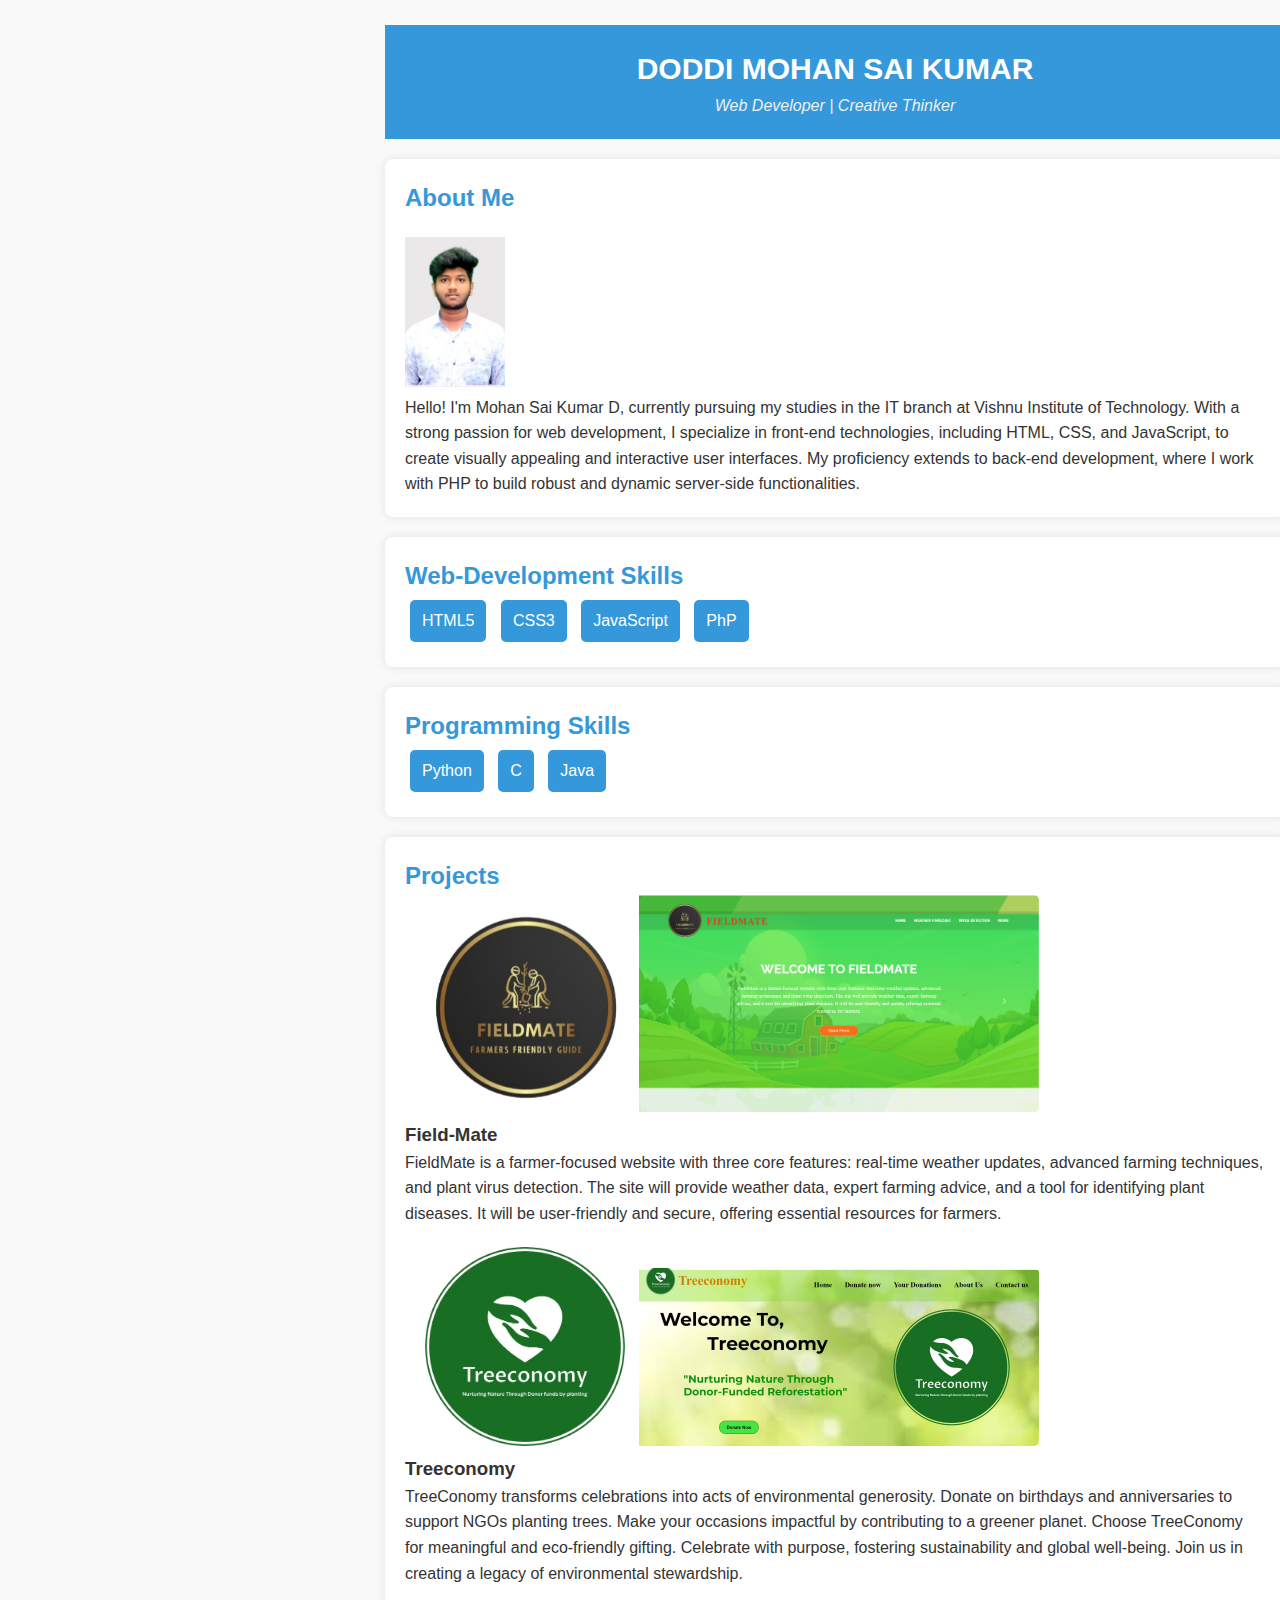
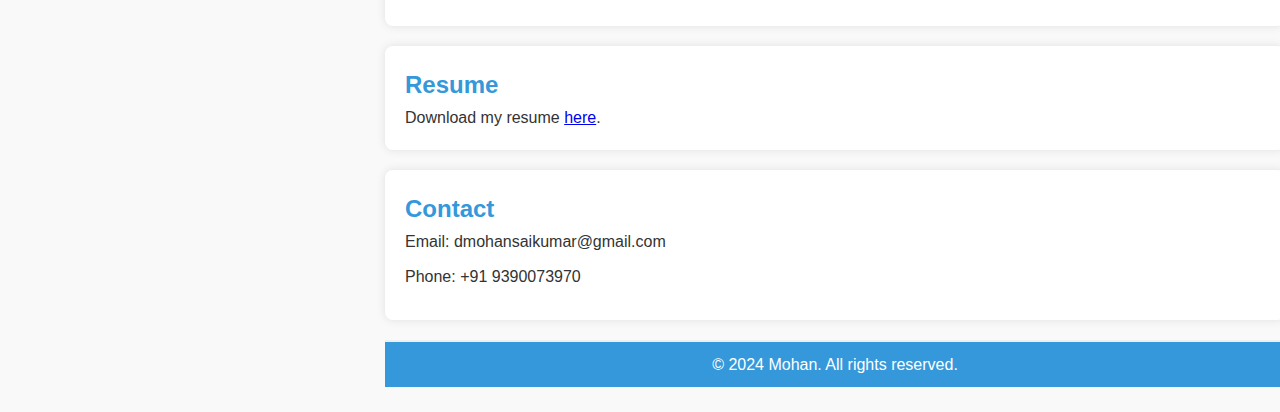
<file: Task1/index.html>
<!DOCTYPE html>
<html lang="en">

<head>
    <meta charset="UTF-8">
    <meta name="viewport" content="width=device-width, initial-scale=1.0">
    <link rel="stylesheet" href="styles.css">
    <title>MOHAN - Portfolio</title>
</head>

<body>
    <div class="container">
    
    <header>
        <div class="logo">
        
            DODDI MOHAN SAI KUMAR
        </div>
        <div class="tagline">
            
            Web Developer | Creative Thinker
        </div>
    </header>

 
    <section id="about">
        <h2>About Me</h2>
        <img style="width: 100px;" src="img.jpg" alt="mohan">
        <p>
       Hello! I'm Mohan Sai Kumar D, currently pursuing my studies in the IT branch at Vishnu Institute of Technology.
       With a strong passion for web development, I specialize in front-end technologies, including HTML, CSS, and JavaScript, to create visually appealing and interactive user interfaces.
       My proficiency extends to back-end development, where I work with PHP to build robust and dynamic server-side functionalities.        </p>
    </section>

    <section id="skills">
        <h2>Web-Development Skills</h2>
        <ul>
            <li>HTML5</li>
            <li>CSS3</li>
            <li>JavaScript</li>
            <li>PhP</li>
        </ul>
    </section>
    <section id="skills">
        <h2>Programming Skills</h2>
        <ul>
            <li>Python</li>
            <li>C</li>
            <li>Java</li>
        </ul>
    </section>

    <section id="projects">
        <h2>Projects</h2>
        <div class="project">
                <img style="width: 200px; padding-left: 20px; align-self: flex-start;" src="lg.png" alt="Project 1">
                <img style="width: 400px; align-self: flex-start;padding-left: 10px;" src="ss.png" alt="Project 1">              
            <h3>Field-Mate</h3>
            <p>FieldMate is a farmer-focused website with three core features: real-time weather updates, advanced farming techniques, 
                and plant virus detection. The site will provide weather data, expert farming advice, and a tool for identifying plant diseases. 
                It will be user-friendly and secure, offering essential resources for farmers.</p>
        </div>
        
        <div class="project">
            <img style="width: 200px; padding-left: 20px; align-self: flex-start;" src="lg2.png" alt="Project 2">
            <img style="width: 400px; align-self: flex-start;padding-left: 10px" src="ss2.jpg" alt="Project 2">
            <h3>Treeconomy</h3>
            <p>TreeConomy transforms celebrations into acts of environmental generosity.
                 Donate on birthdays and anniversaries to support NGOs planting trees. 
                 Make your occasions impactful by contributing to a greener planet. 
                 Choose TreeConomy for meaningful and eco-friendly gifting. 
                 Celebrate with purpose, fostering sustainability and global well-being. 
                 Join us in creating a legacy of environmental stewardship.</p>
        </div>
    </section>

    <section id="resume">
        <h2>Resume</h2>
        <p>Download my resume <a href="cv.pdf" target="_blank">here</a>.</p>
    </section>

    <section id="contact">
        <h2>Contact</h2>
        <p>Email: dmohansaikumar@gmail.com</p>
        <p>Phone: +91 9390073970</p>
    </section>

    <footer>
        <p>&copy; 2024 Mohan. All rights reserved.</p>
    </footer>
</div>
</body>

</html>
</file>
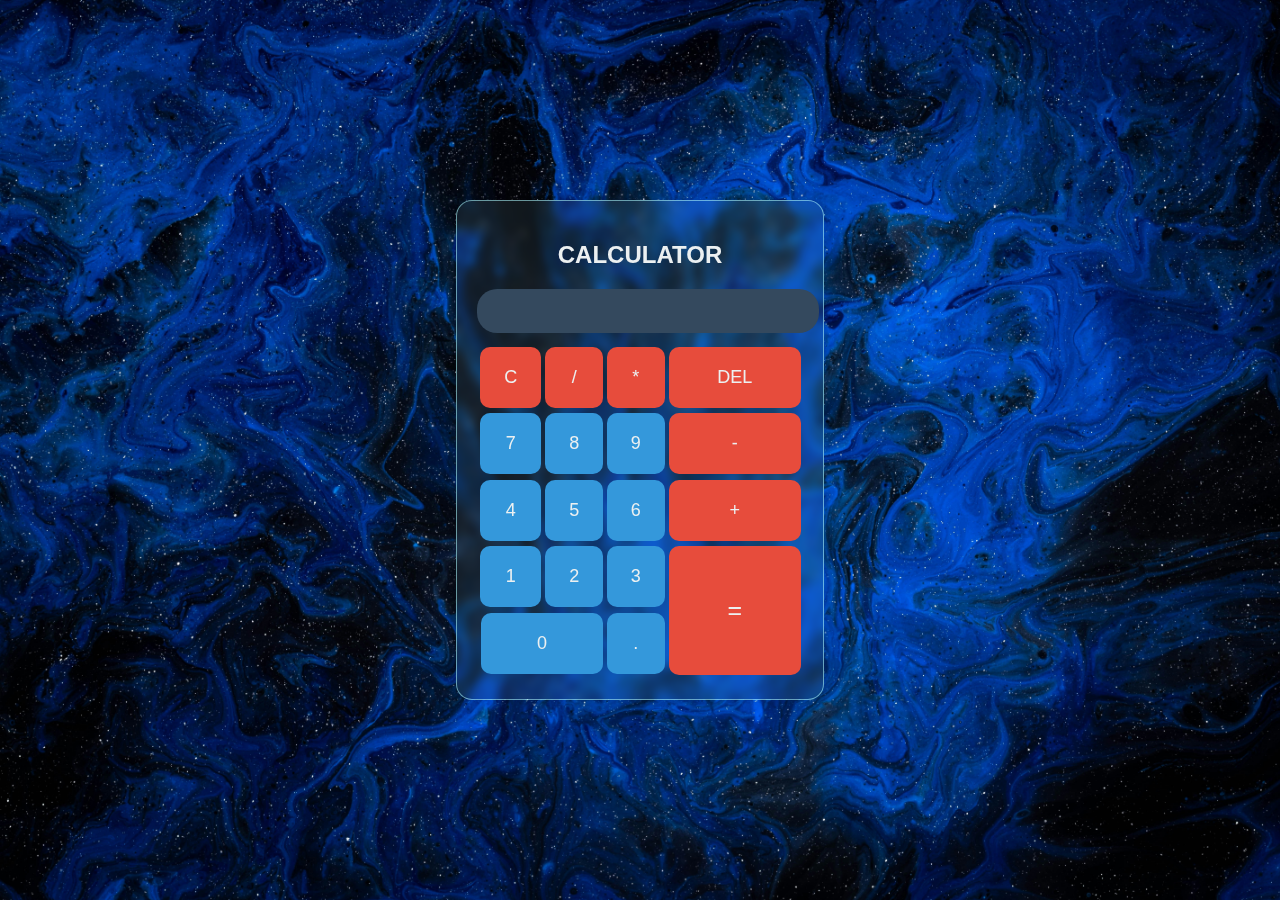
<file: Task2/index.html>
<!DOCTYPE html>
<html lang="en">
<head>
    <meta charset="UTF-8">
    <meta name="viewport" content="width=device-width, initial-scale=1.0">
    <link rel="stylesheet" href="styles.css">
    <title>Calculator</title>
</head>
<body>
    
        

    <div id="calculator">
        <h2>CALCULATOR</h2>
        <input type="text" id="display" readonly>
        <table>
            <tr>
                <td><button onclick="clearDisplay()" class="operator">C</button></td>
                <td><button onclick="display('/')" class="operator">/</button></td>
                <td><button onclick="display('*')" class="operator">*</button></td>
                <td><button onclick="deleteLast()" class="operator">DEL</button></td>
            </tr>
            <tr>
                <td><button onclick="display('7')">7</button></td>
                <td><button onclick="display('8')">8</button></td>
                <td><button onclick="display('9')">9</button></td>
                <td><button onclick="display('-')" class="operator" >-</button></td>
            </tr>
            <tr>
                <td><button onclick="display('4')">4</button></td>
                <td><button onclick="display('5')">5</button></td>
                <td><button onclick="display('6')">6</button></td>
                <td><button onclick="display('+')" class="operator">+</button></td>
            </tr>
            <tr>
                <td><button onclick="display('1')">1</button></td>
                <td><button onclick="display('2')">2</button></td>
                <td><button onclick="display('3')">3</button></td>
                <td rowspan="2" ><button onclick="calculateResult()" class="operator0" style="font-size: 25px;">=</button></td>
            </tr>
            <tr>
                <td colspan="2"><button onclick="display('0')">0</button></td>
                <td><button onclick="display('.')">.</button></td>
            </tr>
        </table>
    </div>

    <script src="script.js"></script>
</body>
</html>
</file>
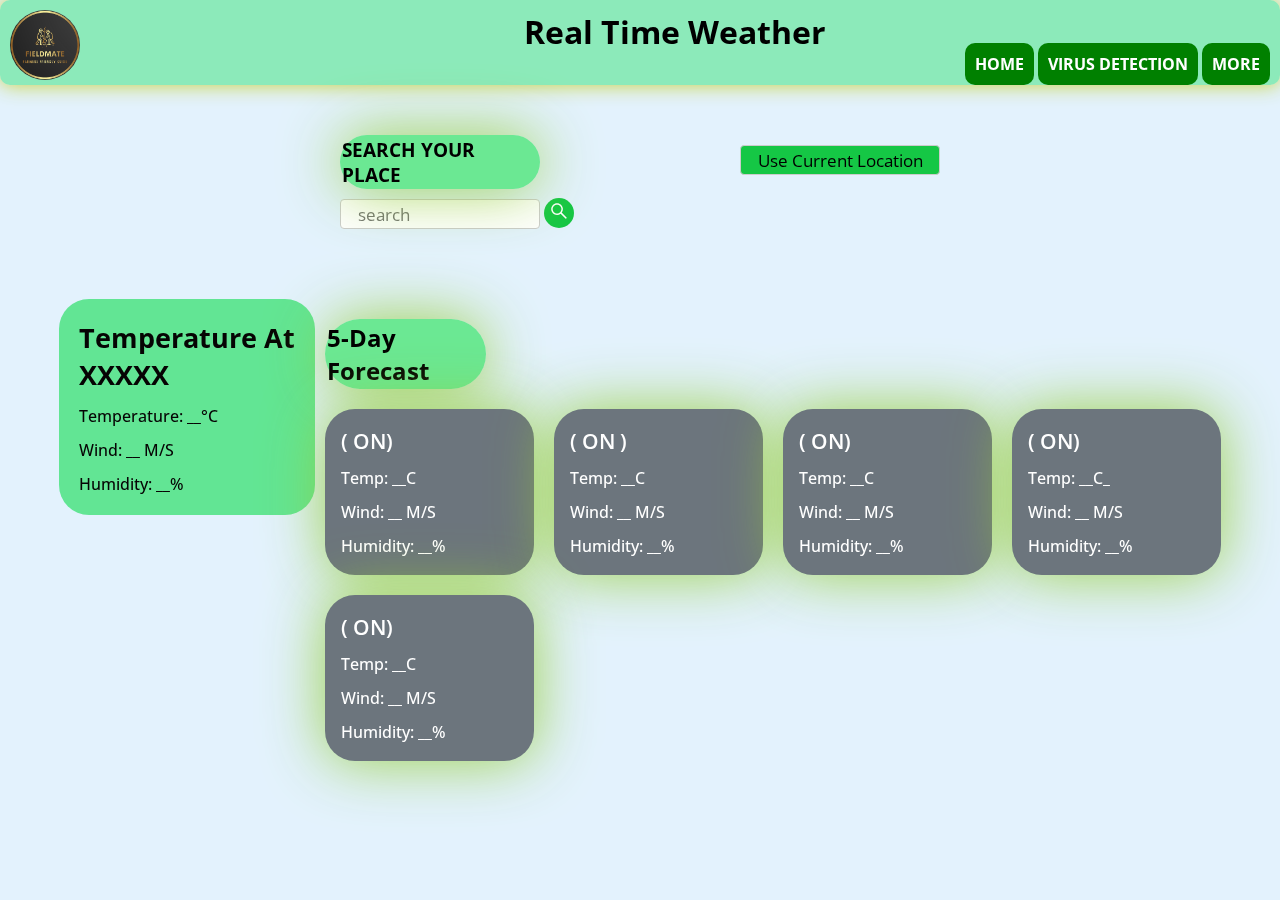
<file: Task3/new_weather/new_weather.html>
<!DOCTYPE html>
<!-- Coding By CodingNepal - www.codingnepalweb.com -->
<html lang="en">
  <head>
    <meta charset="utf-8">
  
    <title>weather</title>
    <link rel="stylesheet" href="style.css">
    <meta name="viewport" content="width=device-width, initial-scale=1.0">
    <script src="script.js" defer></script>

    <style>
     

     .hd{
            
           
            background: rgb(255, 255, 255);
            max-width:100%;
            padding: 10px;
            text-align: center;
            border-radius: 10px;
            backdrop-filter: saturate(180%) blur(5px);
            background-color: rgba(25, 219, 83, 0.401);
           box-shadow: 0 0 20px #c3cf22e4;
           transition: .5s;
          
      
           
           
   }

   .nav1{
            font-size: 20x;
            font-weight: bold;
            background: green;
            width:10px;
            padding: 10px;
            text-align: center;
            text-transform: uppercase;
            color: #fff;
            border-radius: 10px;
            cursor: pointer;
            text-decoration: none;
            
        }

        .fm{
     
     border-radius: 50%;
     width: 70px;
     margin:auto;
        }


        .card{
          backdrop-filter: saturate(180%) blur(10px);
      
      box-shadow: 0 0 60px #92cb36e4;
       transition: .5s
        }

        .searchfx{
          display: flex;
          gap: 10px;
        }

        .car {
           width: 20%;
               }

        .fxside{
          display: flex;
          gap:10px;
          justify-content: center;
        }

        .container{
          display: flex;
          justify-content: center;
          padding: 50px;

        }
        #google_translate_element {
            position: fixed;
            top: 20px;
            right: 20px;
            z-index: 9999; 
        }
      .search-container {
            text-align: center;
            margin: 20px 0;
        }

        #search-input {
            padding: 5px;
            width: 300px;
            font-size: 16px;
        }

        #search-button {
            padding: 5px 15px;
            font-size: 16px;
            cursor: pointer;
        }
        .day{

          background-color: rgba(34, 223, 75, 0.601);
          width: 18%;         
          border-radius: 220px;
          padding: 2px;
          backdrop-filter: saturate(180%) blur(10px);
      
      box-shadow: 0 0 60px #92cb36e4;
       transition: .5s
          

        }

        .search{

background-color: rgba(34, 223, 75, 0.601);
width: 50%;         
border-radius: 220px;
padding: 2px;
backdrop-filter: saturate(180%) blur(10px);

box-shadow: 0 0 60px #92cb36e4;
transition: .5s


}



    </style>




  </head>
  <body>
    <div class="hd">

      <div>
      <img class="fm" align="left" src="logo1 (1) (1).png" alt="">
    </div>
    <h1 class="he" >Real Time Weather</h1>
    
    <div  align="right">
      <a href="../index.html" class="nav1">home</a> 
      
      <a href="../virus/virus.html" class="nav1">virus detection</a> 
      <a href="../more/more.html" class="nav1">More</a> 
      
    </div>
    </div>
    <div class="container">
      <div class="weather-input">
        
       
        <h3 class="search">SEARCH YOUR PLACE</h3>
        <div clas="searchfx">

        <input class="city-input" type="text" placeholder="search">
      
        <button   class="search-btn"><svg stroke="currentColor" fill="currentColor" stroke-width="0" viewBox="0 0 1024 1024" height="1.5em"
          width="1.5em" xmlns="http://www.w3.org/2000/svg">
          <path
            d="M909.6 854.5L649.9 594.8C690.2 542.7 712 479 712 412c0-80.2-31.3-155.4-87.9-212.1-56.6-56.7-132-87.9-212.1-87.9s-155.5 31.3-212.1 87.9C143.2 256.5 112 331.8 112 412c0 80.1 31.3 155.5 87.9 212.1C256.5 680.8 331.8 712 412 712c67 0 130.6-21.8 182.7-62l259.7 259.6a8.2 8.2 0 0 0 11.6 0l43.6-43.5a8.2 8.2 0 0 0 0-11.6zM570.4 570.4C528 612.7 471.8 636 412 636s-116-23.3-158.4-65.6C211.3 528 188 471.8 188 412s23.3-116.1 65.6-158.4C296 211.3 352.2 188 412 188s116.1 23.2 158.4 65.6S636 352.2 636 412s-23.3 116.1-65.6 158.4z">
          </path>
        </svg></button>
      </div>
    </div>
      
    
      



        <div class="separator"></div>
        <button class="location-btn">Use Current Location</button>
      </div>
    





      










       <div class="fxside">
      <div class=" car weather-data">
        <div class="current-weather">
          <div class="details">
            
            <h2>Temperature At XXXXX</h2>
            <h6>Temperature: __°C</h6>
            <h6>Wind: __ M/S</h6>
            <h6>Humidity: __%</h6>
          </div>
        </div>
        </div>
        <div class="weather-data">
        <div class="days-forecast">
          <h2 class="day">  5-Day Forecast</h2>
          <ul class="weather-cards">
            <li class="card">
              <h3>( ON)</h3>
              <h6>Temp: __C</h6>
              <h6>Wind: __ M/S</h6>
              <h6>Humidity: __%</h6>
            </li>
            <li class="card">
              <h3>( ON )</h3>
              <h6>Temp: __C</h6>
              <h6>Wind: __ M/S</h6>
              <h6>Humidity: __%</h6>
            </li>
            <li class="card">
              <h3>( ON)</h3>
              <h6>Temp: __C</h6>
              <h6>Wind: __ M/S</h6>
              <h6>Humidity: __%</h6>
            </li>
            <li class="card">
              <h3>( ON)</h3>
              <h6>Temp: __C_</h6>
              <h6>Wind: __ M/S</h6>
              <h6>Humidity: __%</h6>
            </li>
            <li class="card">
              <h3>( ON)</h3>
              <h6>Temp: __C</h6>
              <h6>Wind: __ M/S</h6>
              <h6>Humidity: __%</h6>
            </li>
          </ul>
        </div>
      </div>
    </div>
  </div>
</div>

<div id="google_translate_element"></div>

    <script type="text/javascript">
        function googleTranslateElementInit() {
            new google.translate.TranslateElement({pageLanguage: 'en', includedLanguages: 'en,te,hi', layout: google.translate.TranslateElement.InlineLayout.SIMPLE}, 'google_translate_element');
        }
    </script>

    <script type="text/javascript" src="https://translate.google.com/translate_a/element.js?cb=googleTranslateElementInit"></script>
   <script>
    
  </body>
</html>
</file>
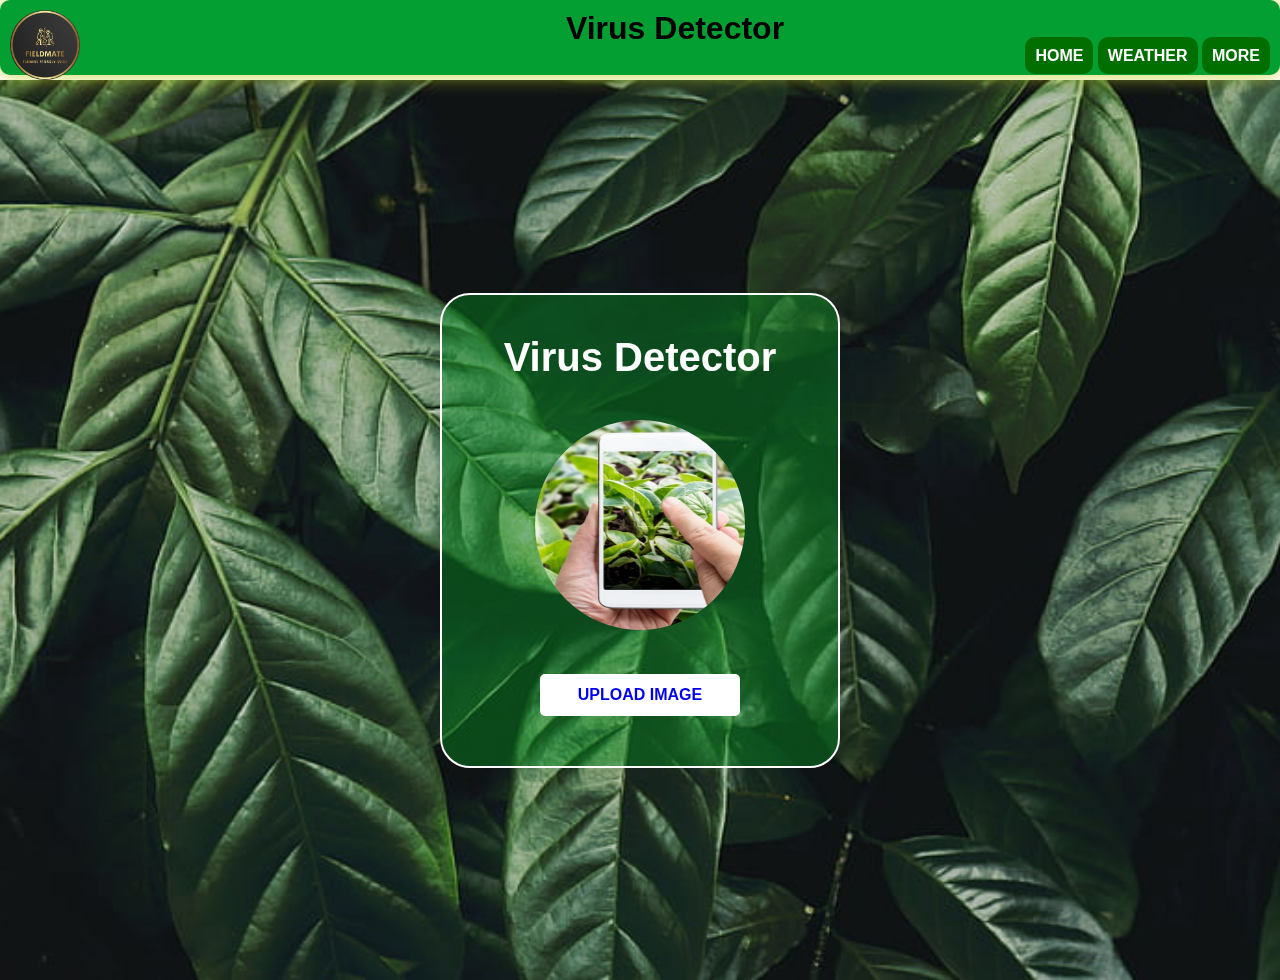
<file: Task3/virus/virus.html>
<!DOCTYPE html>
<html lang="en">
<head>
    <meta name="viewport" content="width=device-width, initial-scale=1.0">
    <title>Virus Detector</title>
    <style>
        /* Your existing CSS code here */
        #google_translate_element {
            position: fixed;
            top: 20px;
            right: 20px;
            z-index: 9999; 
        }
      .search-container {
            text-align: center;
            margin: 20px 0;
        }

        #search-input {
            padding: 5px;
            width: 300px;
            font-size: 16px;
        }

        #search-button {
            padding: 5px 15px;
            font-size: 16px;
            cursor: pointer;
        }



        * {
            margin: 0;
            padding: 0;
            font-family: 'poppins', sans-serif;
            box-sizing: border-box;
        }

        .c1 {
            width: 100%;
            height: 100vh;
            background: rgb(246, 248, 246);
            display: flex;
            align-items: center;
            justify-content: center;
        }

        .c2 {
            width: 400px;
            background: #0892246d;
            padding: 40px;
            border: 2px solid white; /* Add a white border */
            border-radius: 30px;
            text-align: center;
            position: relative;
        }
        

        .c2 h1 {
            font-size: 40px;
            font-weight: 800;
            color: #ffffff;
        }

        .c2 img {
            width: 210px;
            height: 210px;
            border-radius: 50%;
            margin-top: 40px;
            margin-bottom: 30px;
        }

        label {
            display: block;
            width: 200px;
            background: #fff;
            padding: 12px;
            margin: 10px auto;
            border-radius: 5px;
            cursor: pointer;
        }

        input {
            display: none;
        }

        .c1 {
            background-image: url("back1.jpg");
            background-size: cover;
            background-repeat: no-repeat;
            background-position: center;
        }

        
        .message {
            color: red;
            font-size: 25px;
            position: absolute; /* Position it absolutely within the .c2 element */
            bottom: 20px; /* Adjust the distance from the bottom */
            left: 0; /* Position it at the left */
            right: 0; /* Position it at the right */
        }
        

        /* Add a class to hide the "Upload Image" label after image upload */
        .hidden {
            display: Update Image;
        }
        
        .hd{
            
           
            background: rgb(255, 255, 255);
            max-width:100%;
            padding: 10px;
            text-align: center;
            border-radius: 10px;
            backdrop-filter: saturate(180%) blur(5px);
            background-color: rgb(3, 159, 50);
           box-shadow: 0 0 20px #c3cf22e4;
           transition: .5s;
        }
          
      
        .nav1{
            font-size: 20x;
            font-weight: bold;
            background: rgb(0, 111, 0);
            width:10px;
            padding: 10px;
            text-align: center;
            text-transform: uppercase;
            color: #fff;
            border-radius: 10px;
            cursor: pointer;
            text-decoration: none;
            
        }

        .fm{
     
     border-radius: 50%;
     width: 70px;
     margin:auto;
        }


    </style>
</head>
<body>
    <div class="up">
    <div class="hd">

        <div>
        <img class="fm" align="left" src="logo1 (1) (1).png" alt="">
      </div>
      <h1 >Virus Detector</h1>
      
      <div  align="right">
        <a href="../index.html" class="nav1">HOME</a> 
        
        <a href="../new_weather/new_weather.html" class="nav1">WEATHER</a> 
        <a href="../more/more.html" class="nav1">MORE</a> 
        
      </div>
      </div>

     
      <div class="c1">
    <div class="c2"  >
        <b><h1>Virus Detector</h1></b>
        <div class="message" id="message"></div>
        <!-- Added an id to the image element -->
        <img src="virus uplode.jpg" id="profile-pic">
        <!-- Use an anchor element to open the Google Form -->
        <label for="input-file" id="upload-label"><a href="https://forms.gle/nh1Pn8nxFFRJ5iqW7" target="_blank" style="text-decoration: none;"><strong>UPLOAD IMAGE</strong></a></label>
        <!-- Corrected the id attribute to match the JavaScript code -->
        <input type="file" accept="image/jpeg, image/png, img/jpg" id="input-file">
    </div>
</div>
</div>

<div id="google_translate_element"></div>

    <script type="text/javascript">
        function googleTranslateElementInit() {
            new google.translate.TranslateElement({pageLanguage: 'en', includedLanguages: 'en,te,hi', layout: google.translate.TranslateElement.InlineLayout.SIMPLE}, 'google_translate_element');
        }
    </script>

    <script type="text/javascript" src="https://translate.google.com/translate_a/element.js?cb=googleTranslateElementInit"></script>
   <script>
     <script>
    let profilePic = document.getElementById("profile-pic");
    let inputFile = document.getElementById("input-file");
    let message = document.getElementById("message");

    inputFile.onchange = function () {
        profilePic.src = URL.createObjectURL(inputFile.files[0]);
        // Display a message in red font
        message.textContent = "Image is uploaded";
    }
</script>
</body>
</html>
</file>
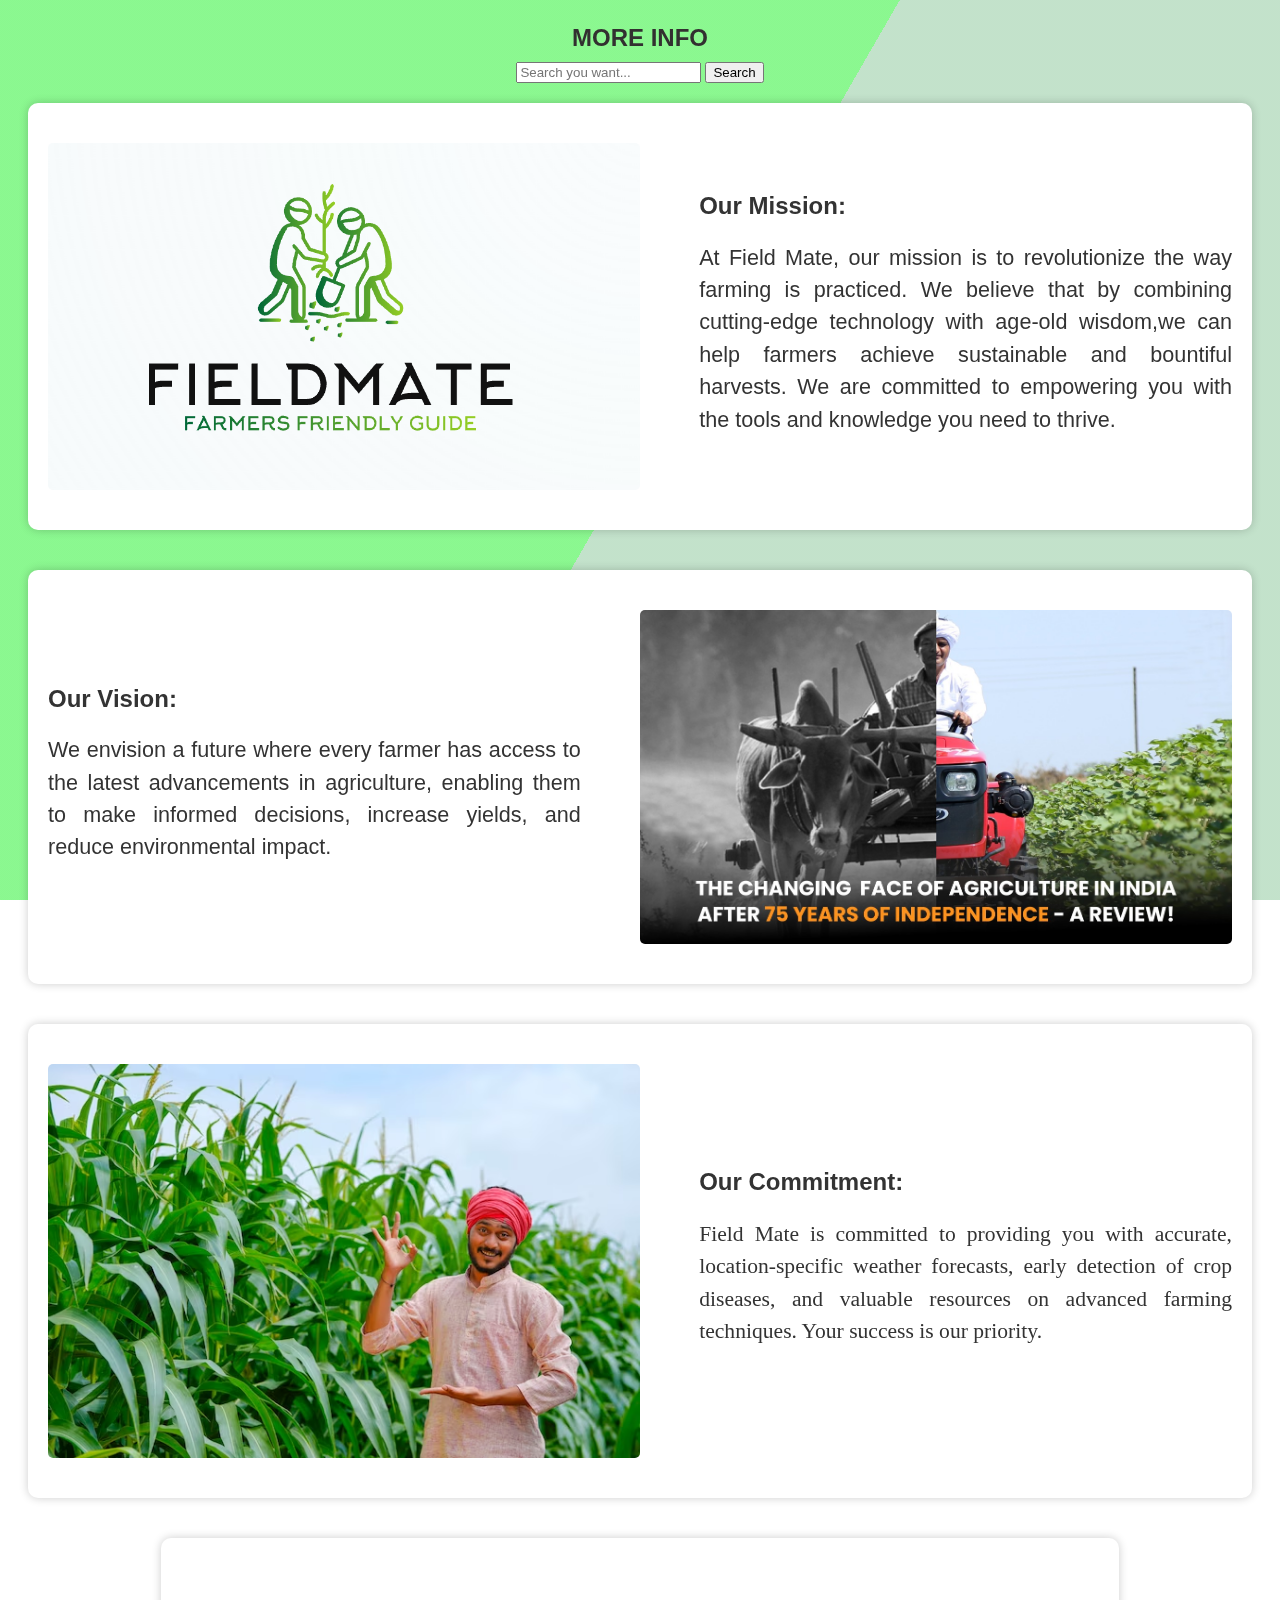
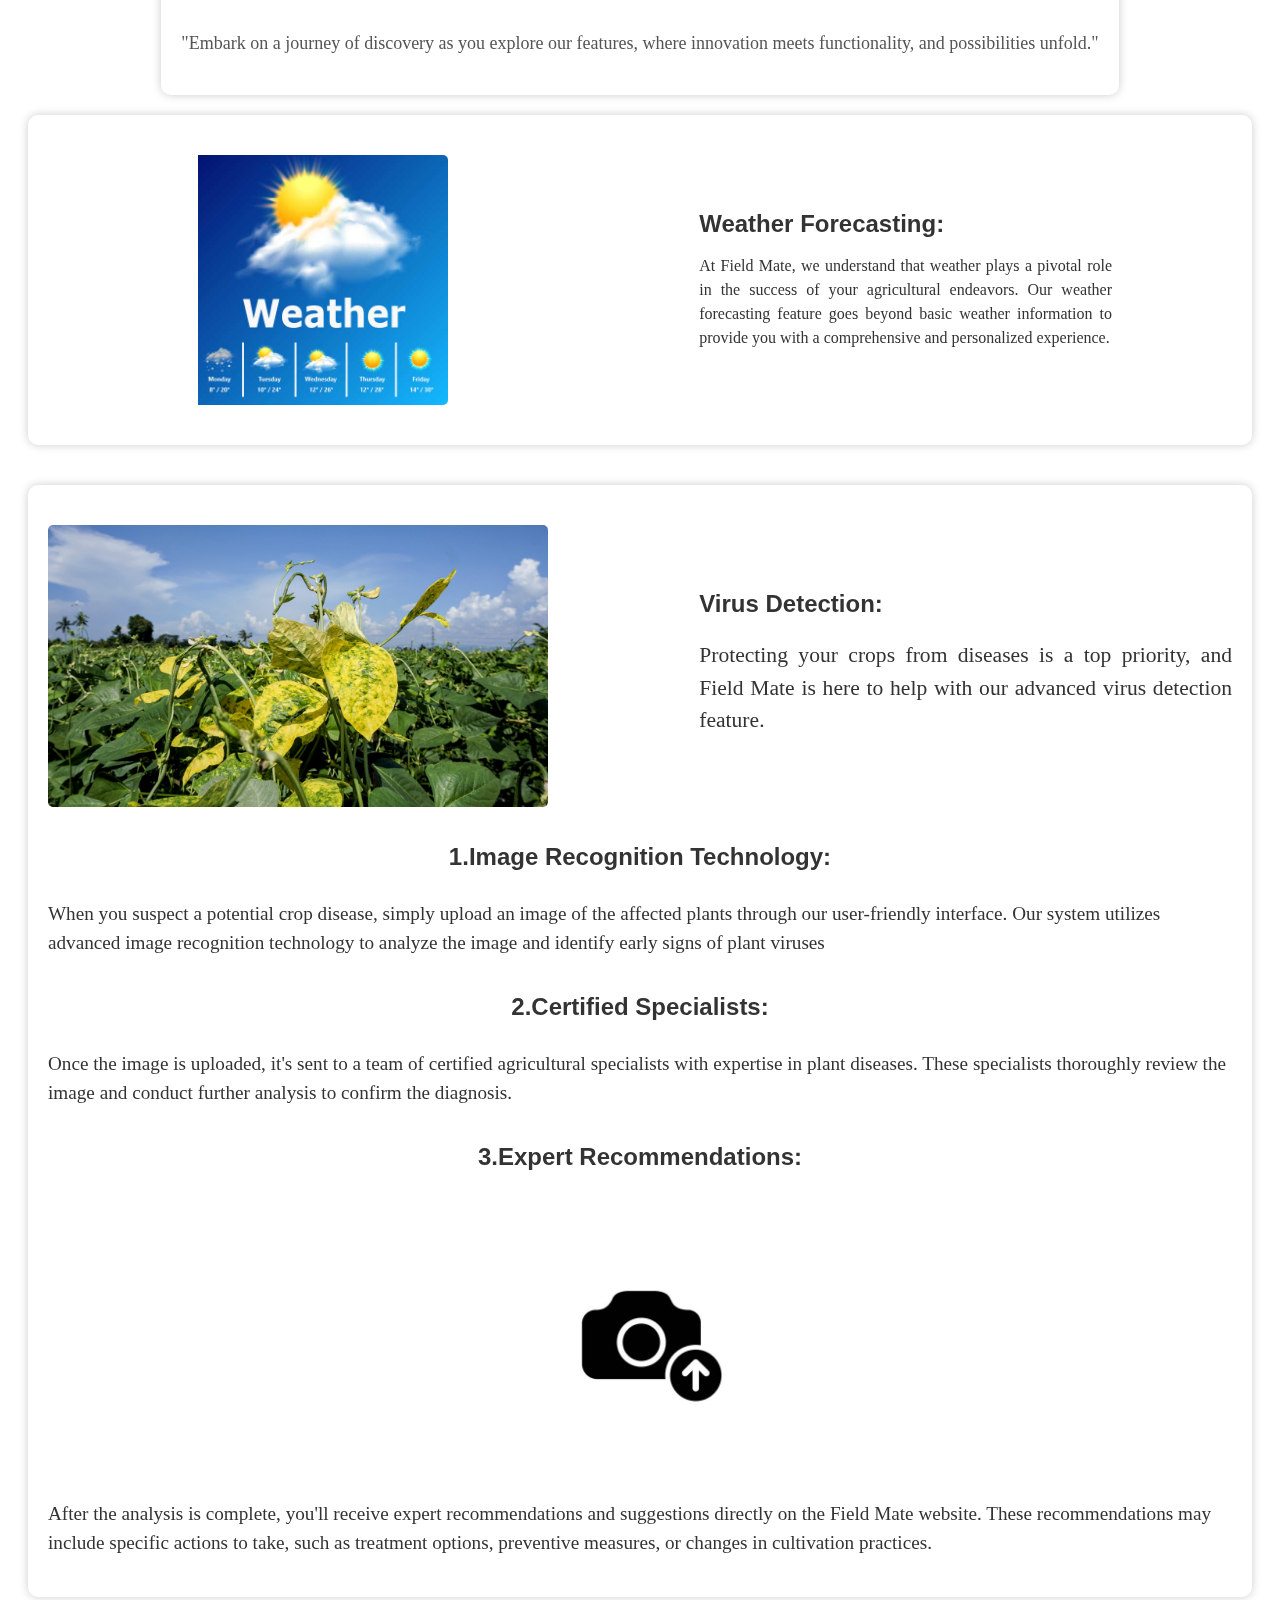
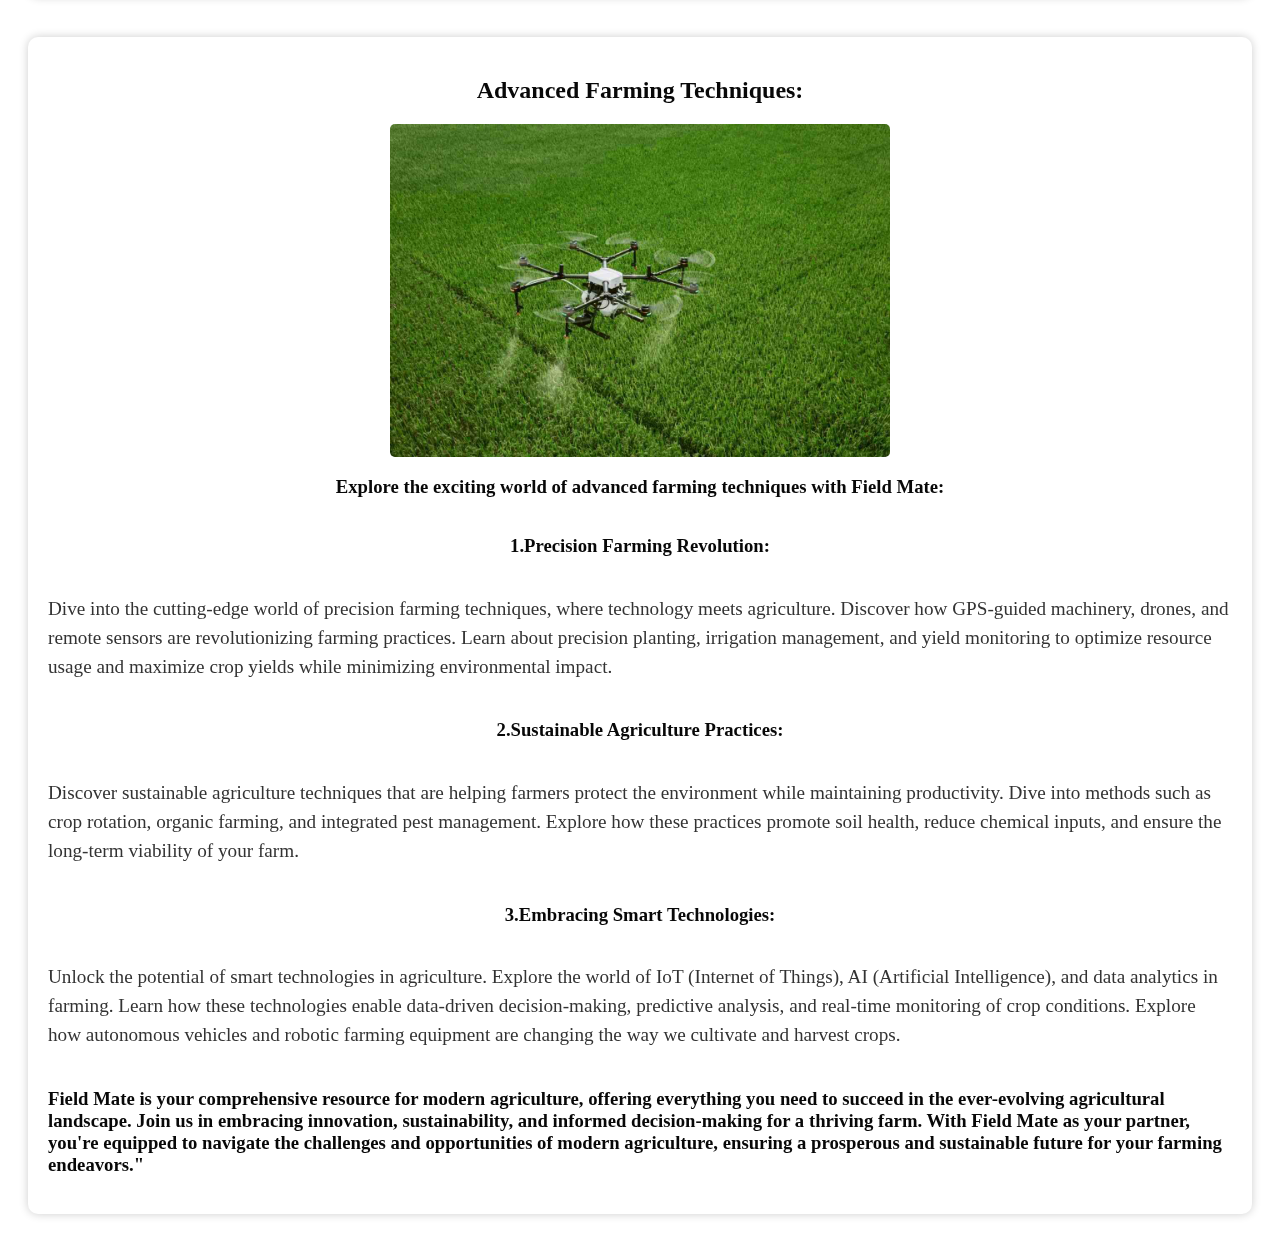
<file: Task3/assets/about/pg.html>
<!DOCTYPE html>
<html lang="en">
  <head>
   
    <meta charset="UTF-8">
    <meta name="viewport" content="width=device-width, initial-scale=1.0">
    <title>Modern Farming Practices</title>
    <style>
        body {
            background-image: url();
            display: grid;
            place-items: center;
            color: rgb(8, 8, 8);
        }
         
        .main__bg {
        background-image: linear-gradient(-60deg, #bbdec4 50%, #7bf781 50%);
        animation: slide 3s ease-in-out infinite alternate;
        position: fixed;
        top: 0;
        bottom: 0;
        left: -50%;
        right: -50%;
        opacity: 0.5;
        z-index: -1;
        }
         
        .layer1 {
        animation-direction: alternate-reverse;
        animation-duration: 4s;
        }
         
        .layer2 {
        animation-duration: 5s;
        }
         
        @keyframes slide {
        0% {
            transform: translateX(-25%);
        }
        100% {
            transform: translateX(25%);
        }
        }

    .nav {
            
            display:grid;
            
        }

       .navbar-logo {
            float: left;
            width: 150px;
            height: 150px;
            border-radius: 50%;
            margin: auto ;
       }
       

     

        

        .navbar-logo img {
            width: 150px; 
            height: auto;
            border-radius: 50%;
        }

        .container {
            display: flex;
            flex-direction: column;
            align-items: center;
            background-color: #fff;
            border-radius: 10px;
            box-shadow: 0px 0px 10px rgba(0, 0, 0, 0.2);
            margin: 20px;
            padding: 20px;
        }

        .section {
            display: flex;
            flex-direction: row;
            justify-content: space-between;
            align-items: center;
            margin: 20px 0;
        }

        .image {
            max-width: 50%;
            height: auto;
            border-radius: 5px;
            transition: transform 0.3s ease-in-out;
        }

      
        .image:hover {
            transform: scale(1.1);
        }

        .text, .text1 {
            max-width: 45%;
            text-align: justify;
            font-family: sans-serif;
            font-size: large;
        }

        p {
            font-family: sans-serif;
            font-size: 16px;
            line-height: 1.5;
            color: #333;
            font-family: "Times New Roman", serif;
        }

        h1 {
            font-family: sans-serif;
            font-size: 24px; 
            font-weight: bold;
            color: #333;
            margin-bottom: 10px;
        }

        b {
            font-family: sans-serif;
            font-weight: normal; 
        }

        @media (max-width: 768px) {
            .container {
                padding: 10px;
            }

            .section {
                flex-direction: column;
                align-items: center;
            }

            .image {
                max-width: 100%;
            }

            .text, .text1 {
                max-width: 100%;
                padding-right: 0;
            }
        }

        
      
     

        .feature {
            margin-top: 20px;
            padding: 20px;
            background-color: #ffffff;
            border-radius: 10px;
            box-shadow: 0px 0px 10px rgba(0, 0, 0, 0.2);
            transition: transform 0.3s ease-in-out;
        }

        .feature:hover {
            transform: scale(1.05);
        }

        .feature-title {
            font-size: 24px;
            font-weight: bold;
            color: #ffffff;
            text-transform: uppercase;
            letter-spacing: 2px;
            position: relative;
            display: inline-block;
        }

        /* Add underline animation */
        .feature-title::after {
            content: "";
            position: absolute;
            left: 0;
            bottom: -5px; /* Adjust the distance of the underline from the text */
            width: 100%;
            height: 2px;
            background-color: #e9eaeb; /* Change to your desired underline color */
            transform: scaleX(0);
            transform-origin: bottom right;
            transition: transform 0.3s ease-in-out;
        }

        .feature-title:hover::after {
            transform: scaleX(1);
            transform-origin: bottom left;
        }

        .feature-description {
            font-size: 18px;
            line-height: 1.5;
            color: #555;
        }

        /* Add overall animation */
        @keyframes fadeInUp {
            from {
                opacity: 0;
                transform: translateY(20px);
            }
            to {
                opacity: 1;
                transform: translateY(0);
            }
        }

        .animated-title {
            animation: fadeInUp 1s ease;
        }
            
  
        
        
       
        
    </style>
</head>
    
<body>
  <div class="main__bg"></div>
  <div class="main__bg layer1"></div>
  <div class="main__bg layer2"></div>
 <!-- Navigation bar -->
 <div class="nav">
  



<center><h1 style="color:#323030;">MORE INFO</h1></center>


   <!-- Search bar -->
    <div class="search-container">
        <input type="text" id="search-input" placeholder="Search you want...">
        <button id="search-button">Search</button>
    </div>
  
  
  

        
    </div>
    <div class="container">
        <div class="section">
          <img class="image" src="filedmate green logo.png" alt="Image 1">
          <div class="text">
            <h1 >Our Mission:</h1>
            
            <p style="font-size: larger;"><b>At Field Mate, our mission is to revolutionize the way farming is practiced. We believe that by combining cutting-edge technology with age-old wisdom,we can help farmers achieve sustainable and bountiful harvests. We are committed to empowering you with the tools and knowledge you need to thrive.</b></p>
          </div>
        </div>
      </div>
      <div class="container">
        <div class="section">
            
          <div class="text">
            <h1>Our Vision:</h1>
         <p style="font-size: larger;" ><b>We envision a future where every farmer has access to the latest advancements in agriculture, enabling them to make informed decisions, increase yields, and reduce environmental impact.</b></p>          
        </div>
          <img class="image" src="vision.jpeg" alt="Image 1">
        </div>
      </div>
      <div class="container">
        <div class="section">
          <img class="image" src="mission.avif" alt="Image 3">
          <div class="text1">
            <h1>Our Commitment:</h1>
            <b><p style="font-size: larger;">
                Field Mate is committed to providing you with accurate, location-specific weather forecasts, early detection of crop diseases, and valuable resources on advanced farming techniques. Your success is our priority.             </p></b> 
          </div>
        </div>
      </div>


      <div class="feature">
        <h1 class="feature-title animated-title">EXPLORE OUR FEATURES</h1>
        <p class="feature-description">"Embark on a journey of discovery as you explore our features, where innovation meets functionality, and possibilities unfold."</p>
    </div>


      <div class="container">
           <!-- Weather Forecasting -->
    <div class="section">
        <img class="image" src="weather.jpg" alt="Image 1" width="250px" height="250px" style="padding-left: 150px;">
        <div class="text">
           <h1 > Weather Forecasting:</h1>
            <p style="padding-right: 120px;">At Field Mate, we understand that weather plays a pivotal role in the success of your agricultural endeavors. Our weather forecasting feature goes beyond basic weather information to provide you with a comprehensive and personalized experience.</p>
        </div>
    </div>
    </div>
    <div class="container">
    <!-- Virus Detection -->
    <div class="section">
        <img class="image" src="virus.jpg" alt="Image 2" width="500" height="250px">
        <div class="text">
           <h1>Virus Detection:</h1>
            <p style="font-size:larger;">Protecting your crops from diseases is a top priority, and Field Mate is here to help with our advanced virus detection feature.</p>
        </div>
    </div>
    

      <h1>1.Image Recognition Technology:</h1>
      <b><p style="font-size:larger;">When you suspect a potential crop disease, simply upload an image of the affected plants through our user-friendly interface. Our system utilizes advanced image recognition technology to analyze the image and identify early signs of plant viruses</p></b>
             <h1>2.Certified Specialists:</h1>
      <b><p style="font-size:larger;">Once the image is uploaded, it's sent to a team of certified agricultural specialists with expertise in plant diseases. These specialists thoroughly review the image and conduct further analysis to confirm the diagnosis.</p></b> 
      
      
      <h1>3.Expert Recommendations:</h1>
      <img class="image" src="uplode.jpg" alt="Image 1" width="300" height="150px" style="border-radius: 50%;">
      <b><p style="font-size:larger;">After the analysis is complete, you'll receive expert recommendations and suggestions directly on the Field Mate website. These recommendations may include specific actions to take, such as treatment options, preventive measures, or changes in cultivation practices.</p></b>
    </div>
      <div class="container">
      <h2>Advanced Farming Techniques:</h2>
      <img class="image" src="drone.jpg" alt="Image 1" width="500px" height="300px">
      <h3>Explore the exciting world of advanced farming techniques with Field Mate:</h3>
      
      <h3>1.Precision Farming Revolution:</h3>
         <b><p style="font-size:larger;">Dive into the cutting-edge world of precision farming techniques, where technology meets agriculture. Discover how GPS-guided machinery, drones, and remote sensors are revolutionizing farming practices. Learn about precision planting, irrigation management, and yield monitoring to optimize resource usage and maximize crop yields while minimizing environmental impact.</p></b>
      
      <h3>2.Sustainable Agriculture Practices:</h3>
      <b><p style="font-size:larger; font-family:Alkatra; "Helvetica Neue", Helvetica, sans-serif;">Discover sustainable agriculture techniques that are helping farmers protect the environment while maintaining productivity. Dive into methods such as crop rotation, organic farming, and integrated pest management. Explore how these practices promote soil health, reduce chemical inputs, and ensure the long-term viability of your farm.</p></b>
      
      <h3>3.Embracing Smart Technologies:</h3>
      <b><p style="font-size:larger;">Unlock the potential of smart technologies in agriculture. Explore the world of IoT (Internet of Things), AI (Artificial Intelligence), and data analytics in farming. Learn how these technologies enable data-driven decision-making, predictive analysis, and real-time monitoring of crop conditions. Explore how autonomous vehicles and robotic farming equipment are changing the way we cultivate and harvest crops.</p></b>
      
      <h3 style="font-family:Alkatra;">Field Mate is your comprehensive resource for modern agriculture, offering everything you need to succeed in the ever-evolving agricultural landscape. Join us in embracing innovation, sustainability, and informed decision-making for a thriving farm. With Field Mate as your partner, you're equipped to navigate the challenges and opportunities of modern agriculture, ensuring a prosperous and sustainable future for your farming endeavors."</h3>
</div>


            
            
            






  
   <div id="google_translate_element"></div>

    <script type="text/javascript">
        function googleTranslateElementInit() {
            new google.translate.TranslateElement({pageLanguage: 'en', includedLanguages: 'en,te', layout: google.translate.TranslateElement.InlineLayout.SIMPLE}, 'google_translate_element');
        }
    </script>

    <script type="text/javascript" src="https://translate.google.com/translate_a/element.js?cb=googleTranslateElementInit"></script>
   <script>
        function searchHeading() {
            // Get the input value entered by the user
            var searchTerm = document.getElementById("search-input").value.toLowerCase();
            
            // Get all the headings in your document
            var headings = document.querySelectorAll("h1, h2, h3, h4, h5, h6,p");

            // Loop through the headings to find a match
            for (var i = 0; i < headings.length; i++) {
                var headingText = headings[i].textContent.toLowerCase();

                // Check if the heading text contains the search term
                if (headingText.includes(searchTerm)) {
                    // Scroll to the found heading
                    headings[i].scrollIntoView({ behavior: "smooth", block: "start" });
                    return; // Stop searching after the first match
                }
            }

            // If no matching heading is found, you can display a message or take other actions
            alert("Heading not found.");
        }

        // Attach the searchHeading function to the button click event
        document.getElementById("search-button").addEventListener("click", searchHeading);
    </script>
    
    

</body>
</html>
</file>
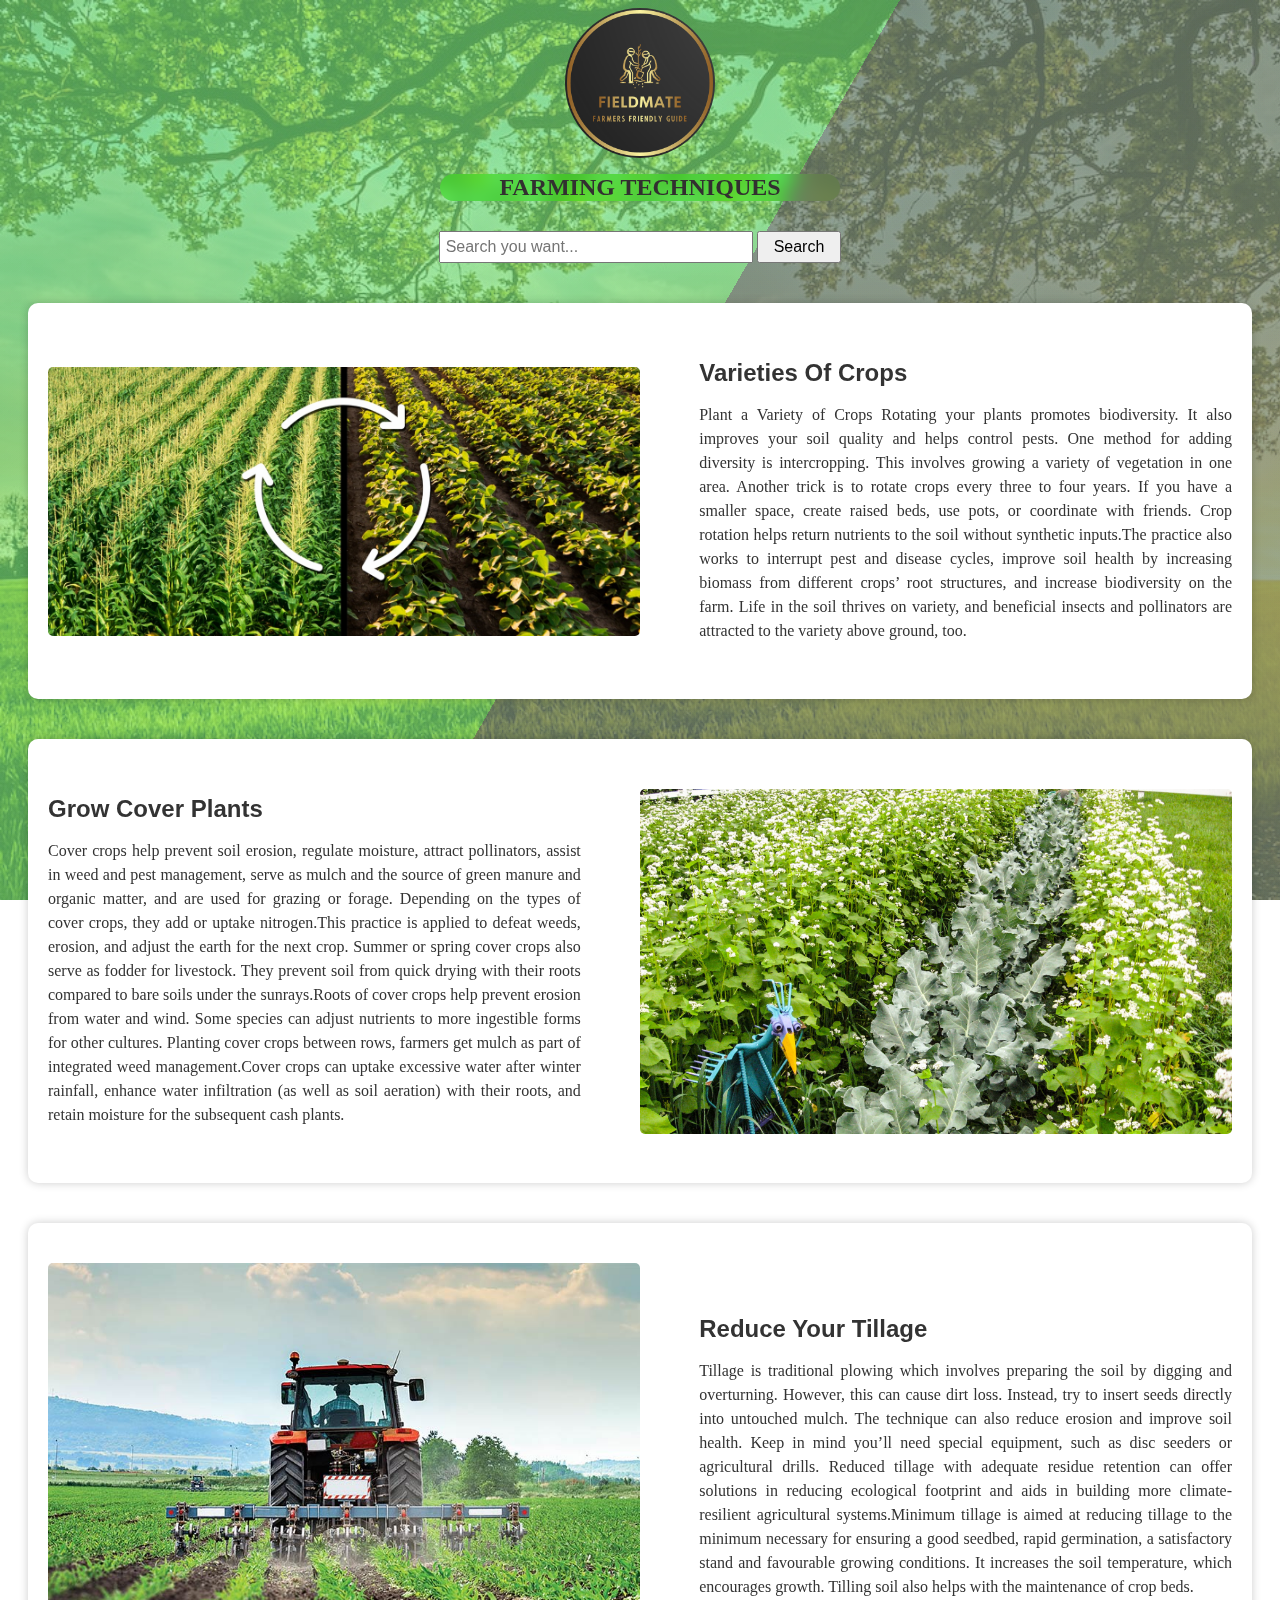
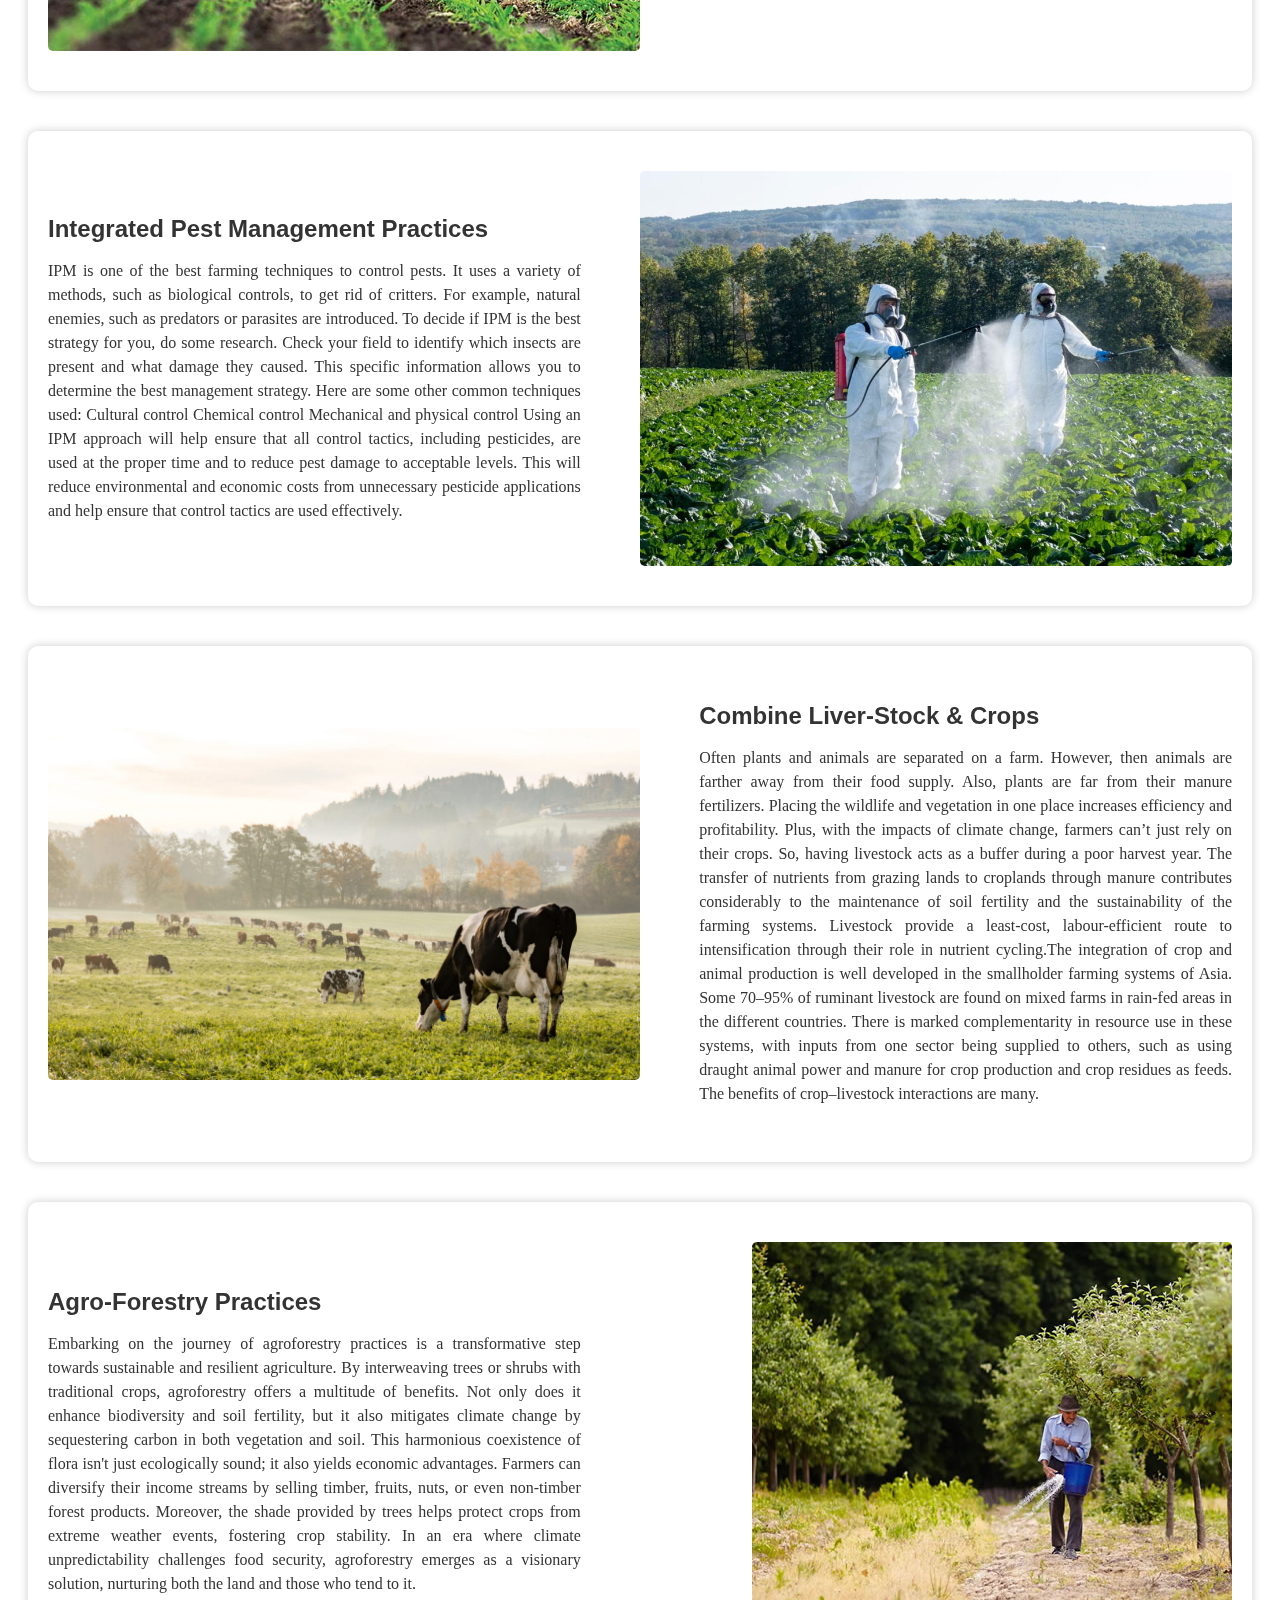
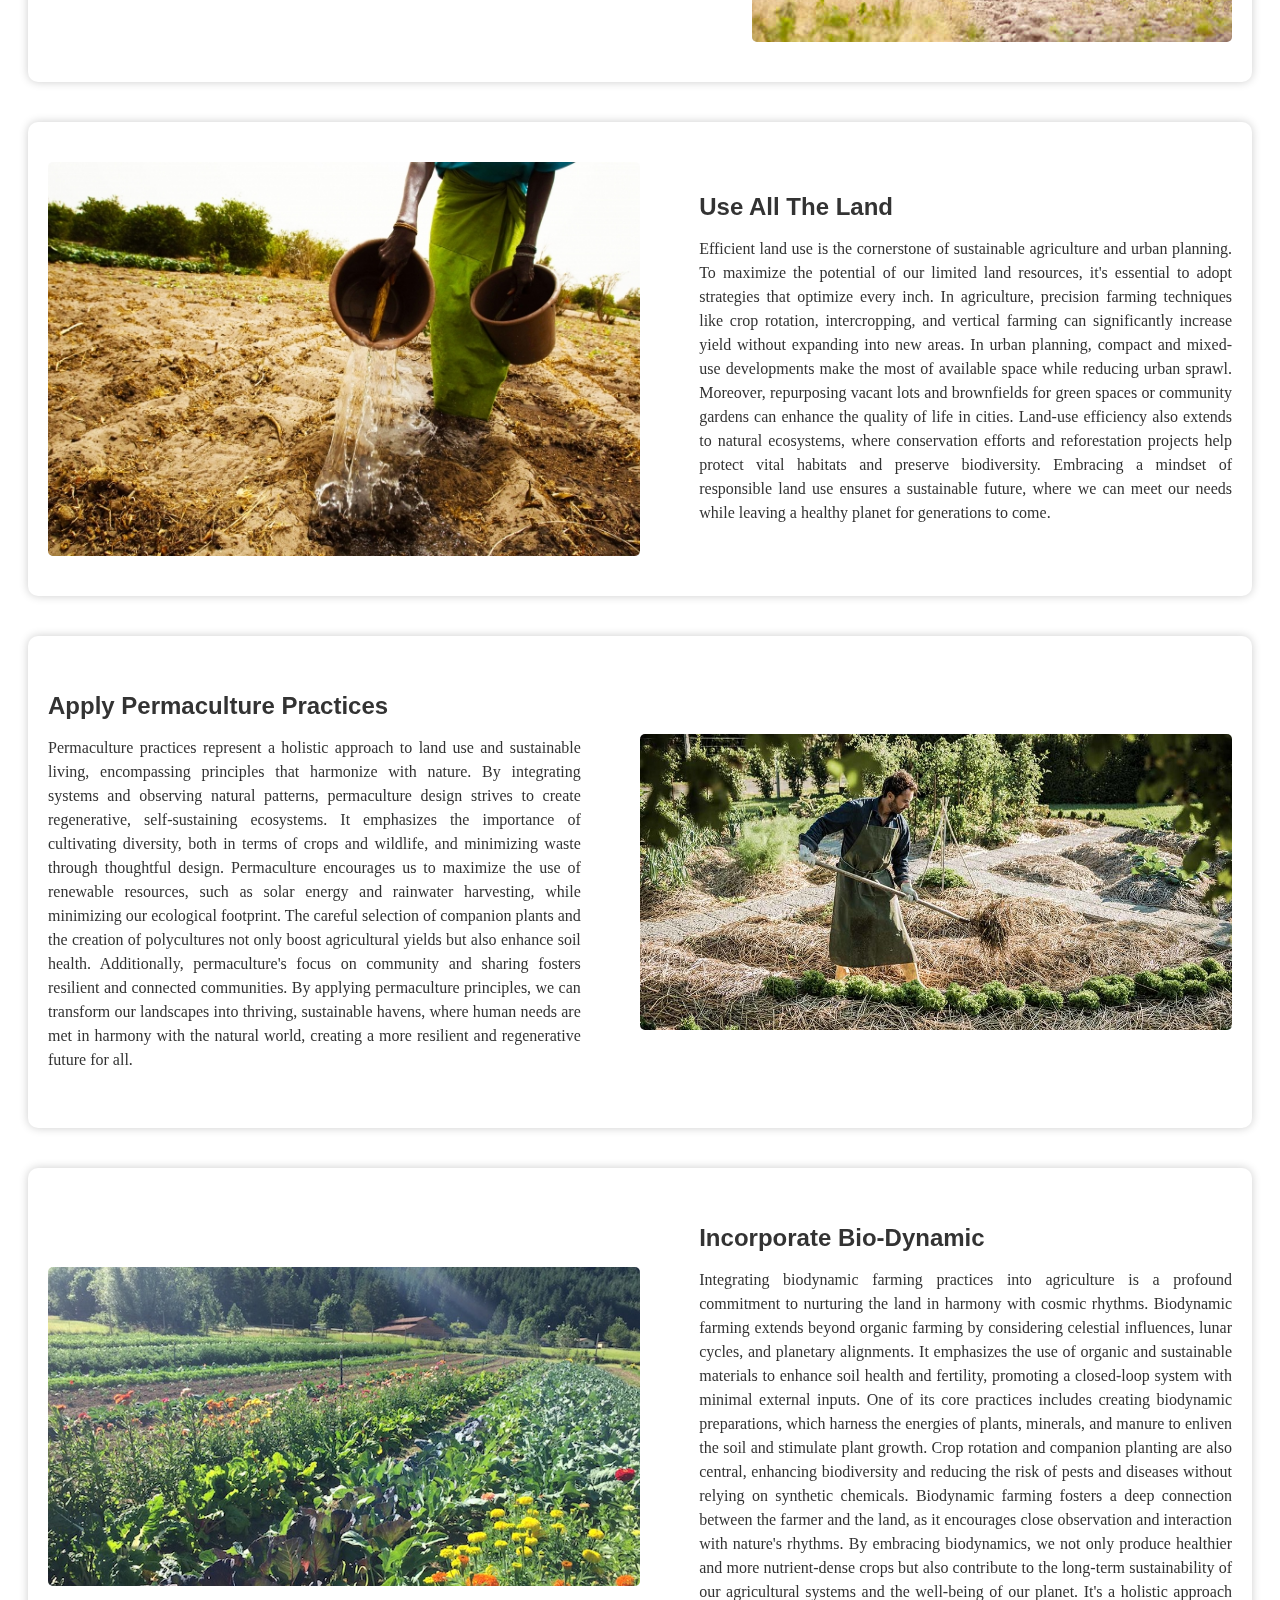
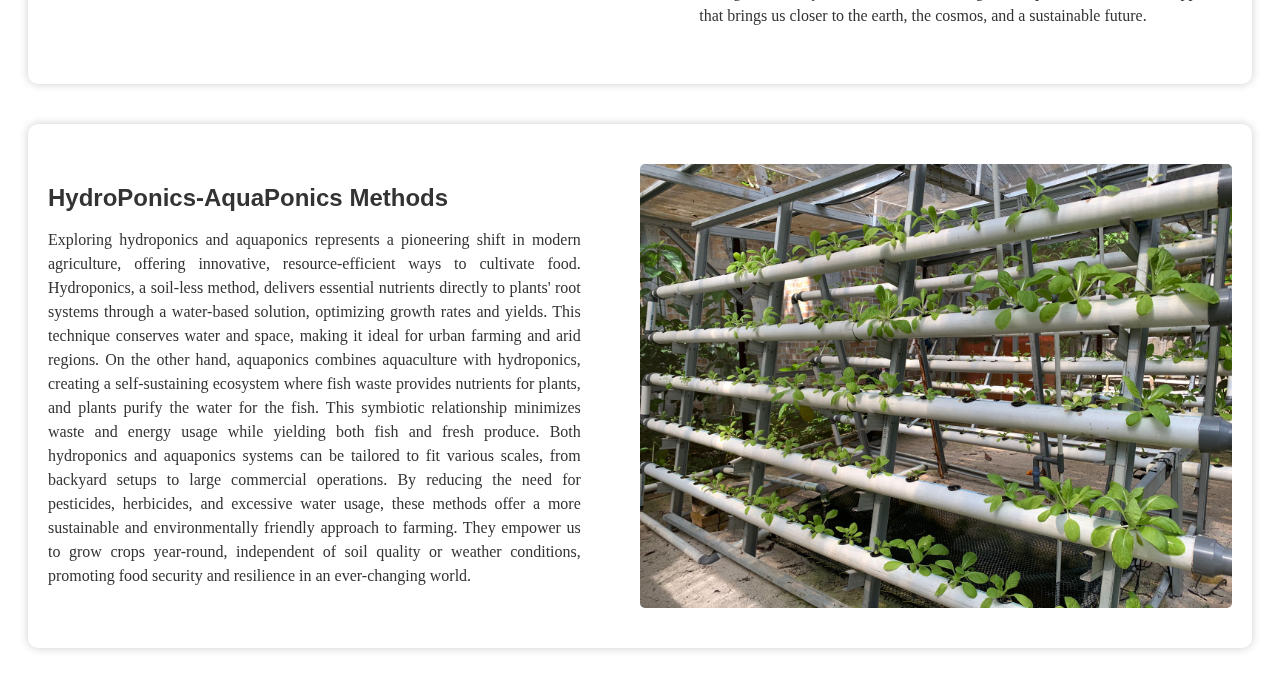
<file: Task3/more/avdtech/avdtecq.html>
<!DOCTYPE html>
<html lang="en">
  <head>
    <meta charset="UTF-8">
    <meta name="viewport" content="width=device-width, initial-scale=1.0">
    <title>Modern Farming Practices</title>
    <style>
        body {
          background-image: url(bg.jpeg);
          background-repeat: no-repeat;
          background-size: cover;
          background-attachment: fixed;
            display: grid;
            place-items: center;
            color: yellow;
        }
         
        .main__bg {
        background-image: linear-gradient(-60deg, #788b77ba 50%, #82f38293 50%);
        animation: slide 3s ease-in-out infinite alternate;
        position: fixed;
        top: 0;
        bottom: 0;
        left: -50%;
        right: -50%;
        opacity: 0.5;
        z-index: -1;
        }
         
        .layer1 {
        animation-direction: alternate-reverse;
        animation-duration: 4s;
        }
         
        .layer2 {
        animation-duration: 5s;
        }
         
        @keyframes slide {
        0% {
            transform: translateX(-25%);
        }
        100% {
            transform: translateX(25%);
        }
        }

    .nav {
            
            display:grid;
            
        }

        .navbar-logo {
            float: left;
            width: 150px;
            height: 150px;
            border-radius: 50%;
            margin: auto ;
        }
        #google_translate_element {
  position: fixed;
  top: 20px;
  right: 20px;
  z-index: 9999; 
}
     

        

        .navbar-logo img {
            width: 150px; 
            height: auto;
            border-radius: 50%;
        }

        .container {
            display: flex;
            flex-direction: column;
            align-items: center;
            background-color: #fff;
            border-radius: 10px;
            box-shadow: 0px 0px 10px rgba(0, 0, 0, 0.2);
            margin: 20px;
            padding: 20px;
        }

        .section {
            display: flex;
            flex-direction: row;
            justify-content: space-between;
            align-items: center;
            margin: 20px 0;
        }

        .image {
            max-width: 50%;
            height: auto;
            border-radius: 5px;
            transition: transform 0.3s ease-in-out;
        }

      
        .image:hover {
            transform: scale(1.1);
        }

        .text, .text1 {
            max-width: 45%;
            text-align: justify;
            font-family: "Arial", sans-serif;
        }

        p {
            font-size: 16px;
            line-height: 1.5;
            color: #333;
            font-family: "Times New Roman", serif;
        }

        h1 {
            font-size: 24px; 
            font-weight: bold;
            color: #333;
            margin-bottom: 10px;
        }

        b {
            font-weight: normal; 
        }

        @media (max-width: 768px) {
            .container {
                padding: 10px;
            }

            .section {
                flex-direction: column;
                align-items: center;
            }

            .image {
                max-width: 100%;
            }

            .text, .text1 {
                max-width: 100%;
                padding-right: 0;
            }
        }

        
        #google_translate_element {
            position: fixed;
            top: 20px;
            right: 20px;
            z-index: 9999; 
        }
      .search-container {
            text-align: center;
            margin: 20px 0;
        }

        #search-input {
            padding: 5px;
            width: 300px;
            font-size: 16px;
        }

        #search-button {
            padding: 5px 15px;
            font-size: 16px;
            cursor: pointer;
        }
        
        .back-to-top {
  position: fixed;
  visibility: hidden;
  opacity: 0;
  right: 15px;
  bottom: 15px;
  z-index: 996;
  background: #46e335;
  width: 40px;
  height: 40px;
  border-radius: 50px;
  transition: all 0.4s;
}

.back-to-top i {
  font-size: 28px;
  color: #fff;
  line-height: 0;
}

.back-to-top:hover {
  background: #2aea54;
  color: #fff;
}

.back-to-top.active {
  visibility: visible;
  opacity: 1;
}   
  
        
        
       
        
    </style>
</head>
    
<body>
  <div class="main__bg"></div>
  <div class="main__bg layer1"></div>
  <div class="main__bg layer2"></div>
 <!-- Navigation bar -->
 <div class="nav">
  
  <div class="navbar-logo">
      <img src="logo1 (1) (1).png" alt=" Logo" />
  </div>

</div>


<center><h1 style="color:#323030;  border-radius: 30px; 
  width: 400px;
  backdrop-filter: saturate(180%) blur(10px);">FARMING TECHNIQUES</h1></center>


   <!-- Search bar -->
    <div class="search-container">
        <input type="text" id="search-input" placeholder="Search you want...">
        <button id="search-button">Search</button>
    </div>
  
  
  
    <i class="bi bi-list mobile-nav-toggle"></i>
        
    </div>
    <div class="container">
        <div class="section">
          <img class="image" src="1.jpg" alt="Image 1">
          <div class="text">
            <h1 >Varieties Of Crops</h1>
            
            <p><b> Plant a Variety of Crops  Rotating your plants promotes biodiversity. It also improves your soil quality and helps control pests. One method for adding diversity is intercropping. This involves growing a variety of vegetation in one area. Another trick is to rotate crops every three to four years. If you have a smaller space, create raised beds, use pots, or coordinate with friends. Crop rotation helps return nutrients to the soil without synthetic inputs.The practice also works to interrupt pest and disease cycles, improve soil health by increasing biomass from different crops’ root structures, and increase biodiversity on the farm. Life in the soil thrives on variety, and beneficial insects and pollinators are attracted to the variety above ground, too.</b></p>
          </div>
        </div>
      </div>
      <div class="container">
        <div class="section">
            
          <div class="text">
            <h1>Grow Cover Plants</h1>
         <p><b>Cover crops help prevent soil erosion, regulate moisture, attract pollinators, assist in weed and pest management, serve as mulch and the source of green manure and organic matter, and are used for grazing or forage. Depending on the types of cover crops, they add or uptake nitrogen.This practice is applied to defeat weeds, erosion, and adjust the earth for the next crop. Summer or spring cover crops also serve as fodder for livestock.
            They prevent soil from quick drying with their roots compared to bare soils under the sunrays.Roots of cover crops help prevent erosion from water and wind. Some species can adjust nutrients to more ingestible forms for other cultures. Planting cover crops between rows, farmers get mulch as part of integrated weed management.Cover crops can uptake excessive water after winter rainfall, enhance water infiltration (as well as soil aeration) with their roots, and retain moisture for the subsequent cash plants.</b></p>          
        </div>
          <img class="image" src="2.jpg" alt="Image 1">
        </div>
      </div>
      <div class="container">
        <div class="section">
          <img class="image" src="3.jpg" alt="Image 3">
          <div class="text1">
            <h1>Reduce Your Tillage</h1>
            <b><p>
                Tillage is traditional plowing which involves preparing the soil by digging and overturning. However, this can cause dirt loss. Instead, try to insert seeds directly into untouched mulch. The technique can also reduce erosion and improve soil health. Keep in mind you’ll need special equipment, such as disc seeders or agricultural drills. Reduced tillage with adequate residue retention can offer solutions in reducing ecological footprint and aids in building more climate-resilient agricultural systems.Minimum tillage is aimed at reducing tillage to the minimum necessary for ensuring a good seedbed, rapid germination, a satisfactory stand and favourable growing conditions. It increases the soil temperature, which encourages growth. Tilling soil also helps with the maintenance of crop beds.  </p></b> 
          </div>
        </div>
      </div>
      <div class="container">
        <div class="section">
            
          <div class="text">
            <h1>Integrated Pest Management Practices</h1>
    <b><p>
        IPM is one of the best farming techniques to control pests. It uses a variety of methods, such as biological controls, to get rid of critters. For example, natural enemies, such as predators or parasites are introduced. 

To decide if IPM is the best strategy for you, do some research. Check your field to identify which insects are present and what damage they caused. This specific information allows you to determine the best management strategy. 
Here are some other common techniques used: 
Cultural control
Chemical control
Mechanical and physical control
Using an IPM approach will help ensure that all control tactics, including pesticides, are used at the proper time and to reduce pest damage to acceptable levels. This will reduce environmental and economic costs from unnecessary pesticide applications and help ensure that control tactics are used effectively.</p></b>      
    </div>
          <img class="image" src="4r.jpg" alt="Image 1">
        </div>
      </div>
      <div class="container">
        <div class="section">
          <img class="image" src="5.jpg" alt="Image 3">
          <div class="text1">
            <h1>Combine Liver-Stock & Crops</h1>
            <p><b>
                Often plants and animals are separated on a farm. However, then animals are farther away from their food supply. Also, plants are far from their manure fertilizers. Placing the wildlife and vegetation in one place increases efficiency and profitability. Plus, with the impacts of climate change, farmers can’t just rely on their crops. So, having livestock acts as a buffer during a poor harvest year. 
                The transfer of nutrients from grazing lands to croplands through manure contributes considerably to the maintenance of soil fertility and the sustainability of the farming systems. Livestock provide a least-cost, labour-efficient route to intensification through their role in nutrient cycling.The integration of crop and animal production is well developed in the smallholder farming systems of Asia. Some 70–95% of ruminant livestock are found on mixed farms in rain-fed areas in the different countries. There is marked complementarity in resource use in these systems, with inputs from one sector being supplied to others, such as using draught animal power and manure for crop production and crop residues as feeds. The benefits of crop–livestock interactions are many.  </b></p>
          </div>
        </div>
      </div>

  <div class="container">
    <div class="section">
      <div class="text">
        <h1>Agro-Forestry Practices</h1>
        <b><p>Embarking on the journey of agroforestry practices is a transformative step towards sustainable and resilient agriculture. By interweaving trees or shrubs with traditional crops, agroforestry offers a multitude of benefits. Not only does it enhance biodiversity and soil fertility, but it also mitigates climate change by sequestering carbon in both vegetation and soil. This harmonious coexistence of flora isn't just ecologically sound; it also yields economic advantages. Farmers can diversify their income streams by selling timber, fruits, nuts, or even non-timber forest products. Moreover, the shade provided by trees helps protect crops from extreme weather events, fostering crop stability. In an era where climate unpredictability challenges food security, agroforestry emerges as a visionary solution, nurturing both the land and those who tend to it.</p></b> 
      </div>
      <img class="image" src="6.jpg" alt="Image 1">
    </div>
  </div>
  <div class="container">
    <div class="section">
      <img class="image" src="7.jpg" alt="Image 1">
      <div class="text">
        
        <h1>Use All The Land</h1>
        <b><p>Efficient land use is the cornerstone of sustainable agriculture and urban planning. To maximize the potential of our limited land resources, it's essential to adopt strategies that optimize every inch. In agriculture, precision farming techniques like crop rotation, intercropping, and vertical farming can significantly increase yield without expanding into new areas. In urban planning, compact and mixed-use developments make the most of available space while reducing urban sprawl. Moreover, repurposing vacant lots and brownfields for green spaces or community gardens can enhance the quality of life in cities. Land-use efficiency also extends to natural ecosystems, where conservation efforts and reforestation projects help protect vital habitats and preserve biodiversity. Embracing a mindset of responsible land use ensures a sustainable future, where we can meet our needs while leaving a healthy planet for generations to come.</p></b> 
      </div>
      
    </div>
  </div>
  <div class="container">
    <div class="section">
      
      <div class="text1">
        <h1>Apply Permaculture Practices</h1>
        <b><p>
             Permaculture practices represent a holistic approach to land use and sustainable living, encompassing principles that harmonize with nature. By integrating systems and observing natural patterns, permaculture design strives to create regenerative, self-sustaining ecosystems. It emphasizes the importance of cultivating diversity, both in terms of crops and wildlife, and minimizing waste through thoughtful design.
             Permaculture encourages us to maximize the use of renewable resources, such as solar energy and rainwater harvesting, while minimizing our ecological footprint. The careful selection of companion plants and the creation of polycultures not only boost agricultural yields but also enhance soil health. Additionally, permaculture's focus on community and sharing fosters resilient and connected communities.
             By applying permaculture principles, we can transform our landscapes into thriving, sustainable havens, where human needs are met in harmony with the natural world, creating a more resilient and regenerative future for all.</p></b> 
      </div>
      <img class="image" src="8.jpg" alt="Image 3">
    </div>
  </div>
  <div class="container">
    <div class="section">
      <img class="image" src="9.jpg" alt="Image 1">
      <div class="text">
        <h1>Incorporate Bio-Dynamic</h1>
<b><p>
    Integrating biodynamic farming practices into agriculture is a profound commitment to nurturing the land in harmony with cosmic rhythms. Biodynamic farming extends beyond organic farming by considering celestial influences, lunar cycles, and planetary alignments. It emphasizes the use of organic and sustainable materials to enhance soil health and fertility, promoting a closed-loop system with minimal external inputs.
    One of its core practices includes creating biodynamic preparations, which harness the energies of plants, minerals, and manure to enliven the soil and stimulate plant growth. Crop rotation and companion planting are also central, enhancing biodiversity and reducing the risk of pests and diseases without relying on synthetic chemicals.
    Biodynamic farming fosters a deep connection between the farmer and the land, as it encourages close observation and interaction with nature's rhythms. By embracing biodynamics, we not only produce healthier and more nutrient-dense crops but also contribute to the long-term sustainability of our agricultural systems and the well-being of our planet. It's a holistic approach that brings us closer to the earth, the cosmos, and a sustainable future.</p></b>      
</div>
      
    </div>
  </div>
  <div class="container">
    <div class="section">
      <div class="text1">
        <h1>HydroPonics-AquaPonics Methods</h1>
        <p><b>
            Exploring hydroponics and aquaponics represents a pioneering shift in modern agriculture, offering innovative, resource-efficient ways to cultivate food. Hydroponics, a soil-less method, delivers essential nutrients directly to plants' root systems through a water-based solution, optimizing growth rates and yields. This technique conserves water and space, making it ideal for urban farming and arid regions.
            On the other hand, aquaponics combines aquaculture with hydroponics, creating a self-sustaining ecosystem where fish waste provides nutrients for plants, and plants purify the water for the fish. This symbiotic relationship minimizes waste and energy usage while yielding both fish and fresh produce.
            Both hydroponics and aquaponics systems can be tailored to fit various scales, from backyard setups to large commercial operations. By reducing the need for pesticides, herbicides, and excessive water usage, these methods offer a more sustainable and environmentally friendly approach to farming. They empower us to grow crops year-round, independent of soil quality or weather conditions, promoting food security and resilience in an ever-changing world.</b></p>
      </div>
      <img class="image" src="10.jpg" alt="Image 3">
    </div>
  </div>
   <div id="google_translate_element"></div>

   <div id="preloader"></div>
   <a href="#" class="back-to-top d-flex align-items-center justify-content-center"><i class="bi bi-arrow-up-short"></i></a>
 

    <script type="text/javascript">
        function googleTranslateElementInit() {
            new google.translate.TranslateElement({pageLanguage: 'en', includedLanguages: 'en,te,hi', layout: google.translate.TranslateElement.InlineLayout.SIMPLE}, 'google_translate_element');
        }
    </script>

    <script type="text/javascript" src="https://translate.google.com/translate_a/element.js?cb=googleTranslateElementInit"></script>
   <script>
        function searchHeading() {
            // Get the input value entered by the user
            var searchTerm = document.getElementById("search-input").value.toLowerCase();
            
            // Get all the headings in your document
            var headings = document.querySelectorAll("h1, h2, h3, h4, h5, h6,p");

            // Loop through the headings to find a match
            for (var i = 0; i < headings.length; i++) {
                var headingText = headings[i].textContent.toLowerCase();

                // Check if the heading text contains the search term
                if (headingText.includes(searchTerm)) {
                    // Scroll to the found heading
                    headings[i].scrollIntoView({ behavior: "smooth", block: "start" });
                    return; // Stop searching after the first match
                }
            }

            // If no matching heading is found, you can display a message or take other actions
            alert("Heading not found.");
        }

        // Attach the searchHeading function to the button click event
        document.getElementById("search-button").addEventListener("click", searchHeading);




        // Back to top button
    $(window).scroll(function () {
        if ($(this).scrollTop() > 100) {
            $('.back-to-top').fadeIn('slow');
        } else {
            $('.back-to-top').fadeOut('slow');
        }
    });
    $('.back-to-top').click(function () {
        $('html, body').animate({scrollTop: 0}, 1500, 'easeInOutExpo');
        return false;
    });

    </script>

<script type="text/javascript">
  function googleTranslateElementInit() {
      new google.translate.TranslateElement({pageLanguage: 'en', includedLanguages: 'en,te,hi', layout: google.translate.TranslateElement.InlineLayout.SIMPLE}, 'google_translate_element');
  }
</script>

<script type="text/javascript" src="https://translate.google.com/translate_a/element.js?cb=googleTranslateElementInit"></script>
    
    

</body>
</html>
</file>
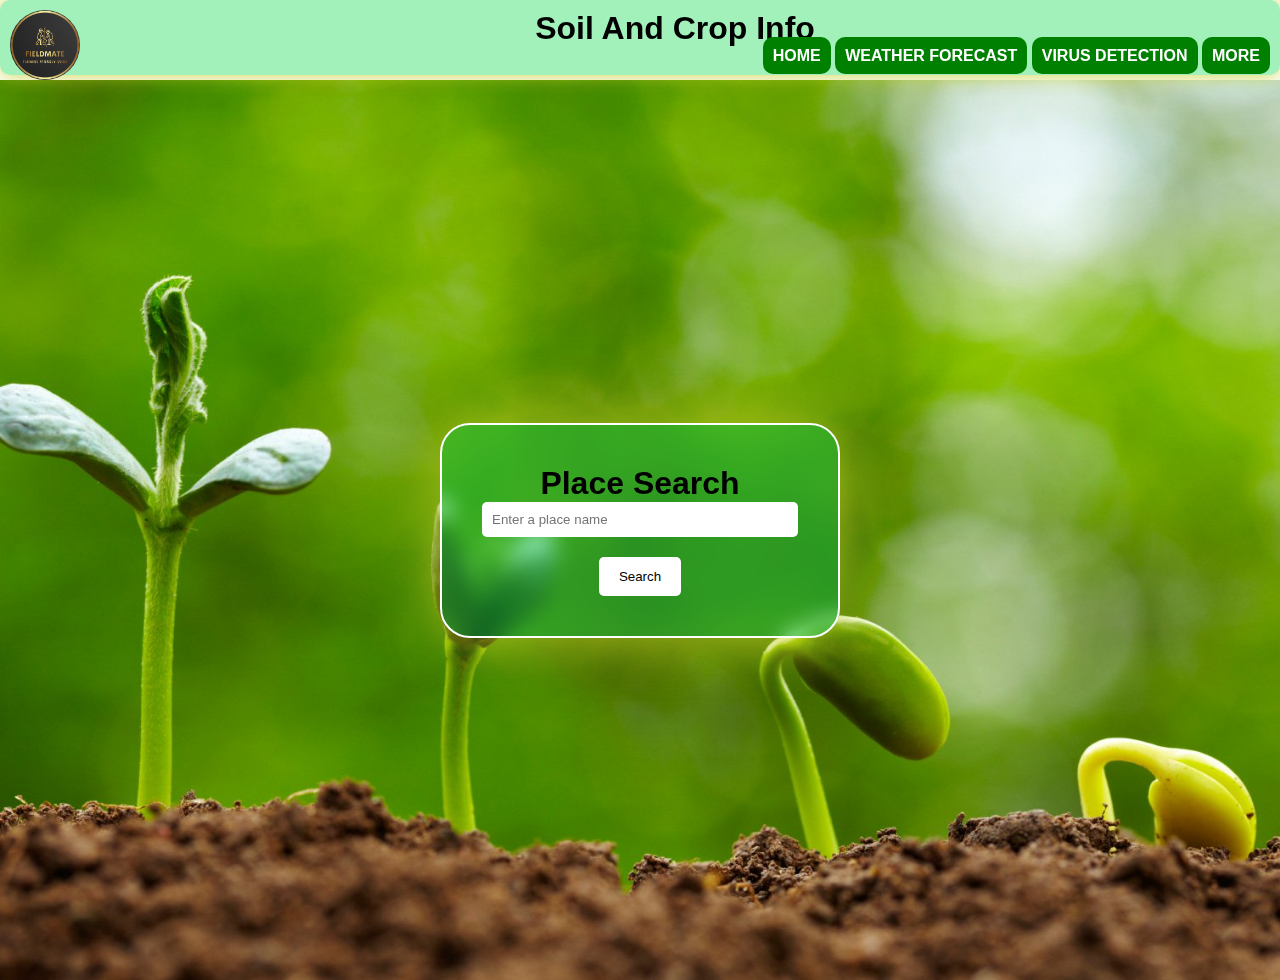
<file: Task3/more/soil/soil.html>
<!DOCTYPE html>
<html lang="en">
<head>
    <meta name="viewport" content="width=device-width, initial-scale=1.0">
    <title>Place Search</title>
    <style>
        * {
            margin: 0;
            padding: 0;
            font-family: 'poppins', sans-serif;
            box-sizing: border-box;
        }

        #google_translate_element {
            position: fixed;
            top: 20px;
            right: 20px;
            z-index: 9999; 
        }
      .search-container {
            text-align: center;
            margin: 20px 0;
        }

        #search-input {
            padding: 5px;
            width: 300px;
            font-size: 16px;
        }

        #search-button {
            padding: 5px 15px;
            font-size: 16px;
            cursor: pointer;
        }



        .container {
            width: 100%;
            height: 100vh;
            background: rgb(246, 248, 246);
            display: flex;
            align-items: center;
            justify-content: center;
            background-image: url("soil.jpg");
            background-size: cover;
            background-repeat: no-repeat;
            background-position: center;
        }
        .search-container {
            display: flex;
            flex-direction: column;
            align-items: center;
            text-align: center;
        }
        .result-container {
            display: none;
            flex-direction: column;
            align-items: center;
            text-align: center;
        }
        .box {
            width: 400px;
            
            padding: 40px;
            border: 2px solid white;
            border-radius: 30px;
            position: relative;
            backdrop-filter: saturate(100%) blur(10px);
      background-color: rgba(25, 219, 83, 0.401);
      box-shadow: 0 0 60px #c3cf22e4;
       transition: .5s
        }
        .box h3 {
            font-size: 36px;
            font-weight: 680;
            color: #000000;
        }
        label {
            display: block;
            width: 200px;
            background: #fff;
            padding: 12px;
            margin: 10px auto;
            border-radius: 5px;
            cursor: pointer;
        }
        .search-input {
            width: 100%;
            padding: 10px;
            border-radius: 5px;
            border: none;
            margin-bottom: 20px;
        }
        .search-button {
            background-color: #fff;
            padding: 12px 20px;
            border: none;
            border-radius: 5px;
            cursor: pointer;
        }
        .search-button:hover {
            background-color: #ccc;
        }
        .results {
            margin-top: 20px;
            font-size: 18px;
            color: #fff;
        }
        .suggestions {
            position: absolute;
            top: 50px;
            left: 0;
            right: 0;
            background: #fff;
            border: 1px solid #ccc;
            max-height: 150px;
            overflow-y: auto;
            display: none;
        }
        .suggestion-item {
            padding: 8px 10px;
            cursor: pointer;
        }
        .suggestion-item:hover {
            background-color: #f2f2f2;
        }
        .search-input:focus + .suggestions {
            display: block;
        }
        /* Change the color of the three bold headings to black */
        .place-info strong {
            font-weight: bold;
            color: black;
            display: block;
            margin-top: 10px;
        }
        .place-info {
            color: white;
        }
      
        .hd{
            
           
            background: rgb(255, 255, 255);
            max-width:100%;
            padding: 10px;
            text-align: center;
            border-radius: 10px;
            backdrop-filter: saturate(180%) blur(5px);
            background-color: rgba(25, 219, 83, 0.401);
           box-shadow: 0 0 20px #c3cf22e4;
           transition: .5s;
          
      
           
           
   }

   .nav1{
            font-size: 20x;
            font-weight: bold;
            background: green;
            width:10px;
            padding: 10px;
            text-align: center;
            text-transform: uppercase;
            color: #fff;
            border-radius: 10px;
            cursor: pointer;
            text-decoration: none;
            
        }

        .fm{
     
     border-radius: 50%;
     width:70px;
     margin:auto;
        }






    </style>
</head>
<body>
  
    <div class="hd">

        <div>
        <img class="fm" align="left" src="logo1 (1) (1).png" alt="">
      </div>
      <h1 >Soil And Crop Info</h1>
      
      <div  align="right">
        <a href="C:\Users\shiva\OneDrive\Desktop\FieldMate_web\index.html" class="nav1">HOME</a> 
        <a href="C:\Users\shiva\OneDrive\Desktop\FieldMate_web\wheather\whether.html" class="nav1">WEATHER FORECAST</a> 
        <a href="C:\Users\shiva\OneDrive\Desktop\FieldMate_web\virus\virus.html" class="nav1">VIRUS DETECTION</a> 
        <a href="C:\Users\shiva\OneDrive\Desktop\FieldMate_web\more\more.html" class="nav1">MORE</a> 
        
      </div>
      </div>

<div class="card">
<div class="container">
    <div class="search-container">
        <div class="box">
            <h1>Place Search</h1>
            <form id="search-form">
                <input type="text" id="place-input" class="search-input" placeholder="Enter a place name" required>
                <button type="submit" class="search-button">Search</button>
                <div class="suggestions" id="suggestions"></div>
            </form>
        </div>
    </div>
    <div class="result-container">
        <div class="box">
            <h3>Place Information</h3>
            <!-- Display place information here -->
            <div class="place-info" id="place-info"></div>
        </div>
    </div>
</div>
</div>



<script>
    const searchForm = document.getElementById("search-form");
    const placeInput = document.getElementById("place-input");
    const suggestions = document.getElementById("suggestions");
    const placeInfo = document.getElementById("place-info");
    const searchContainer = document.querySelector(".search-container");
    const resultContainer = document.querySelector(".result-container");

    const andhraPlaceSuggestions = [
        "Anantapur",
        "Chittoor",
        "East Godavari",
        "Guntur",
        "Krishna",
        "Kurnool",
        "Nellore",
        "Prakasam",
        "Srikakulam",
        "Vizag",
        "Vizianagaram",
        "West Godavari",
        "YSR Kadapa",
        // Add more famous places in Andhra Pradesh as needed
    ];

    placeInput.addEventListener("input", () => {
        const userInput = placeInput.value.toLowerCase();
        suggestions.innerHTML = "";

        const filteredSuggestions = andhraPlaceSuggestions.filter((place) =>
            place.toLowerCase().includes(userInput)
        );

        filteredSuggestions.forEach((suggestion) => {
            const suggestionItem = document.createElement("div");
            suggestionItem.textContent = suggestion;
            suggestionItem.classList.add("suggestion-item");
            suggestionItem.addEventListener("click", () => {
                placeInput.value = suggestion;
                suggestions.innerHTML = "";
                searchContainer.style.display = "none";
                resultContainer.style.display = "block";
                displayPlaceInfo(suggestion);
            });
            suggestions.appendChild(suggestionItem);
        });
    });

    searchForm.addEventListener("submit", (event) => {
        event.preventDefault();
        const placeName = placeInput.value.toLowerCase();
        suggestions.innerHTML = "";
        searchContainer.style.display = "none";
        resultContainer.style.display = "block";
        displayPlaceInfo(placeName);
    });

    const andhraPlaceInfoData = {
        anantapur: " Red soil, black soil\nGroundnut, cotton\nAvocado, quinoa",
        chittoor: " Red sandy soil, loamy soil\nTomato, banana\nBlueberries, asparagus",
        eastgodavari: "Alluvial soil, sandy soil\nRice, coconut\nDragon fruit, kiwi",
        guntur: "Black soil, sandy loam\nChillies, tobacco\nBroccoli, artichoke",
        krishna: "Alluvial soil, black soil\nMango, sugarcane\nPapaya, passion fruit",
        kurnool: "Red soil, clayey soil\nMaize, sunflower\nTurmeric, saffron",
        nellore: "Red sandy soil, black soil\nPaddy, pulses\nPistachios, hazelnuts",
        prakasam: "Red sandy soil, black clay soil\nTobacco, cotton\nLavender, chamomile",
        srikakulam: "Sandy loam, red sandy soil\nRice, cashew\nPeaches, apricots",
        vizag: "Sandy loam, laterite soil\nCashew, paddy\nMacadamia nuts, lychee",
        vizianagaram: "Sandy soil, loamy soil\nSugarcane, coconut\nPomegranate, goji berries",
        westgodavari: "Alluvial soil, clayey soil\nPaddy, sugarcane\nCherries, olives",
        ysrkadapa: "Red soil, black soil\nGroundnut, sunflower\nAlmonds, walnuts\n",
        // Add more information about places in Andhra Pradesh as needed
    };

    function displayPlaceInfo(placeName) {
        if (andhraPlaceInfoData.hasOwnProperty(placeName)) {
            const info = andhraPlaceInfoData[placeName];
            const infoArray = info.split("\n");
            if (infoArray[0]) {
                placeInfo.innerHTML = `<strong>Soil Types:</strong>${infoArray[0]}`;
            }

            if (infoArray[1]) {
                placeInfo.innerHTML += `<strong>Popular Crops:</strong>${infoArray[1]}`;
            }
            if (infoArray[2]) {
                placeInfo.innerHTML += `<strong>Popular but not extensive Crops:</strong>${infoArray[2]}`;
            }
        } else {
            placeInfo.textContent = "Information not available for this place.";
        }
    }
</script>
<div id="google_translate_element"></div>

    <script type="text/javascript">
        function googleTranslateElementInit() {
            new google.translate.TranslateElement({pageLanguage: 'en', includedLanguages: 'en,te,ta,hi', layout: google.translate.TranslateElement.InlineLayout.SIMPLE}, 'google_translate_element');
        }
    </script>

    <script type="text/javascript" src="https://translate.google.com/translate_a/element.js?cb=googleTranslateElementInit"></script>
   
</body>
</html>
</file>
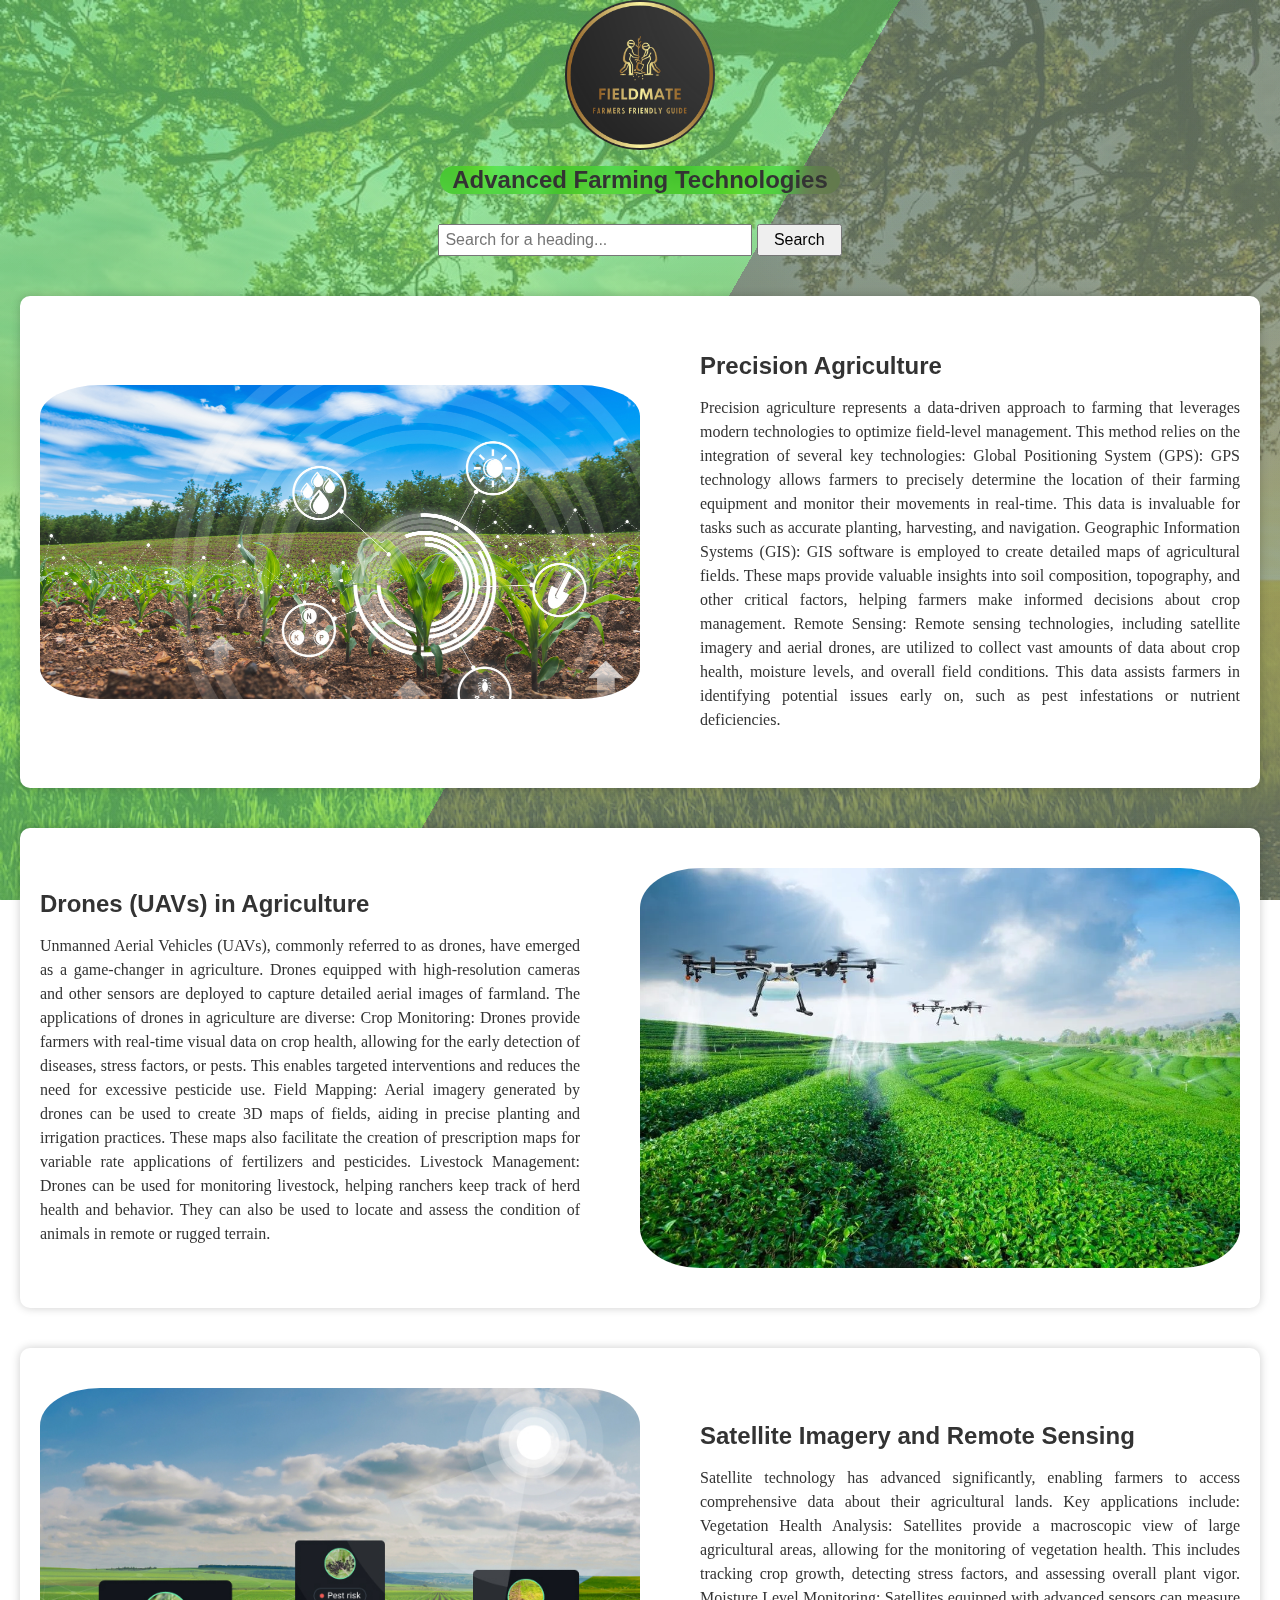
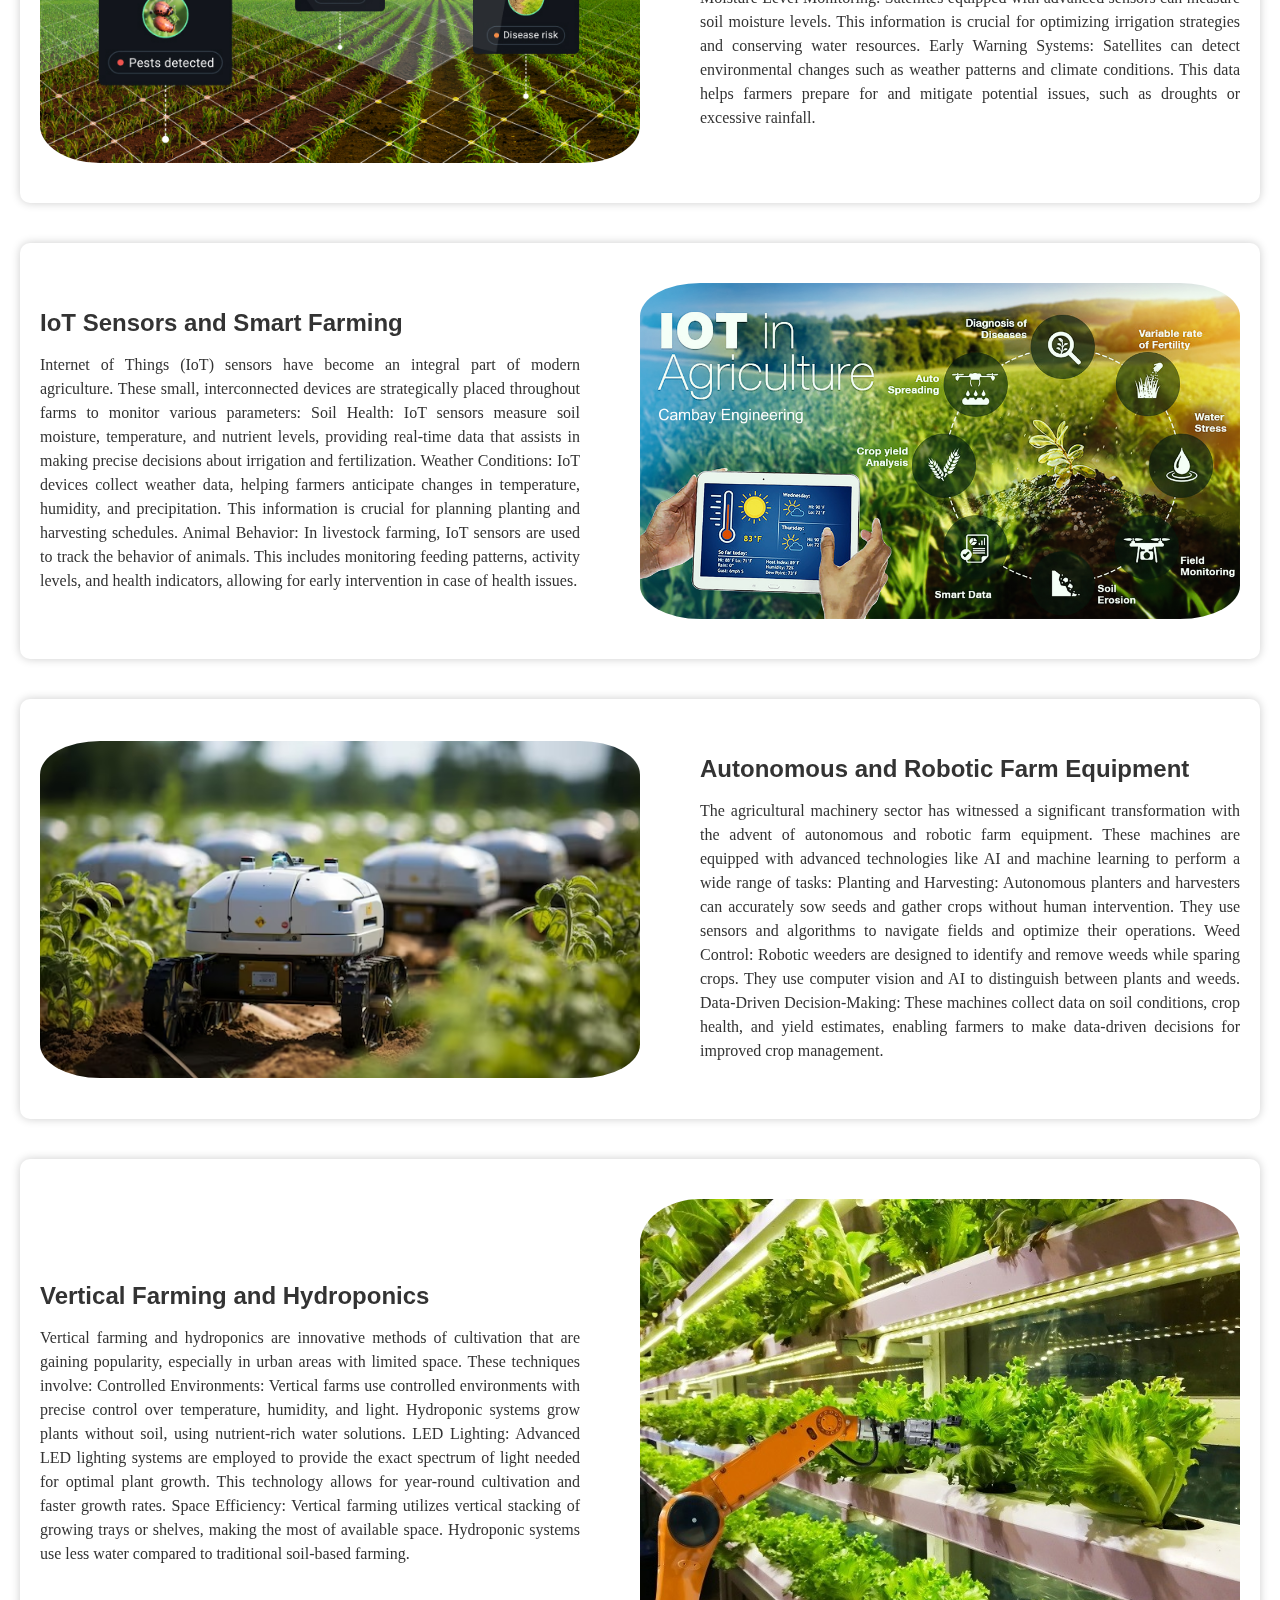
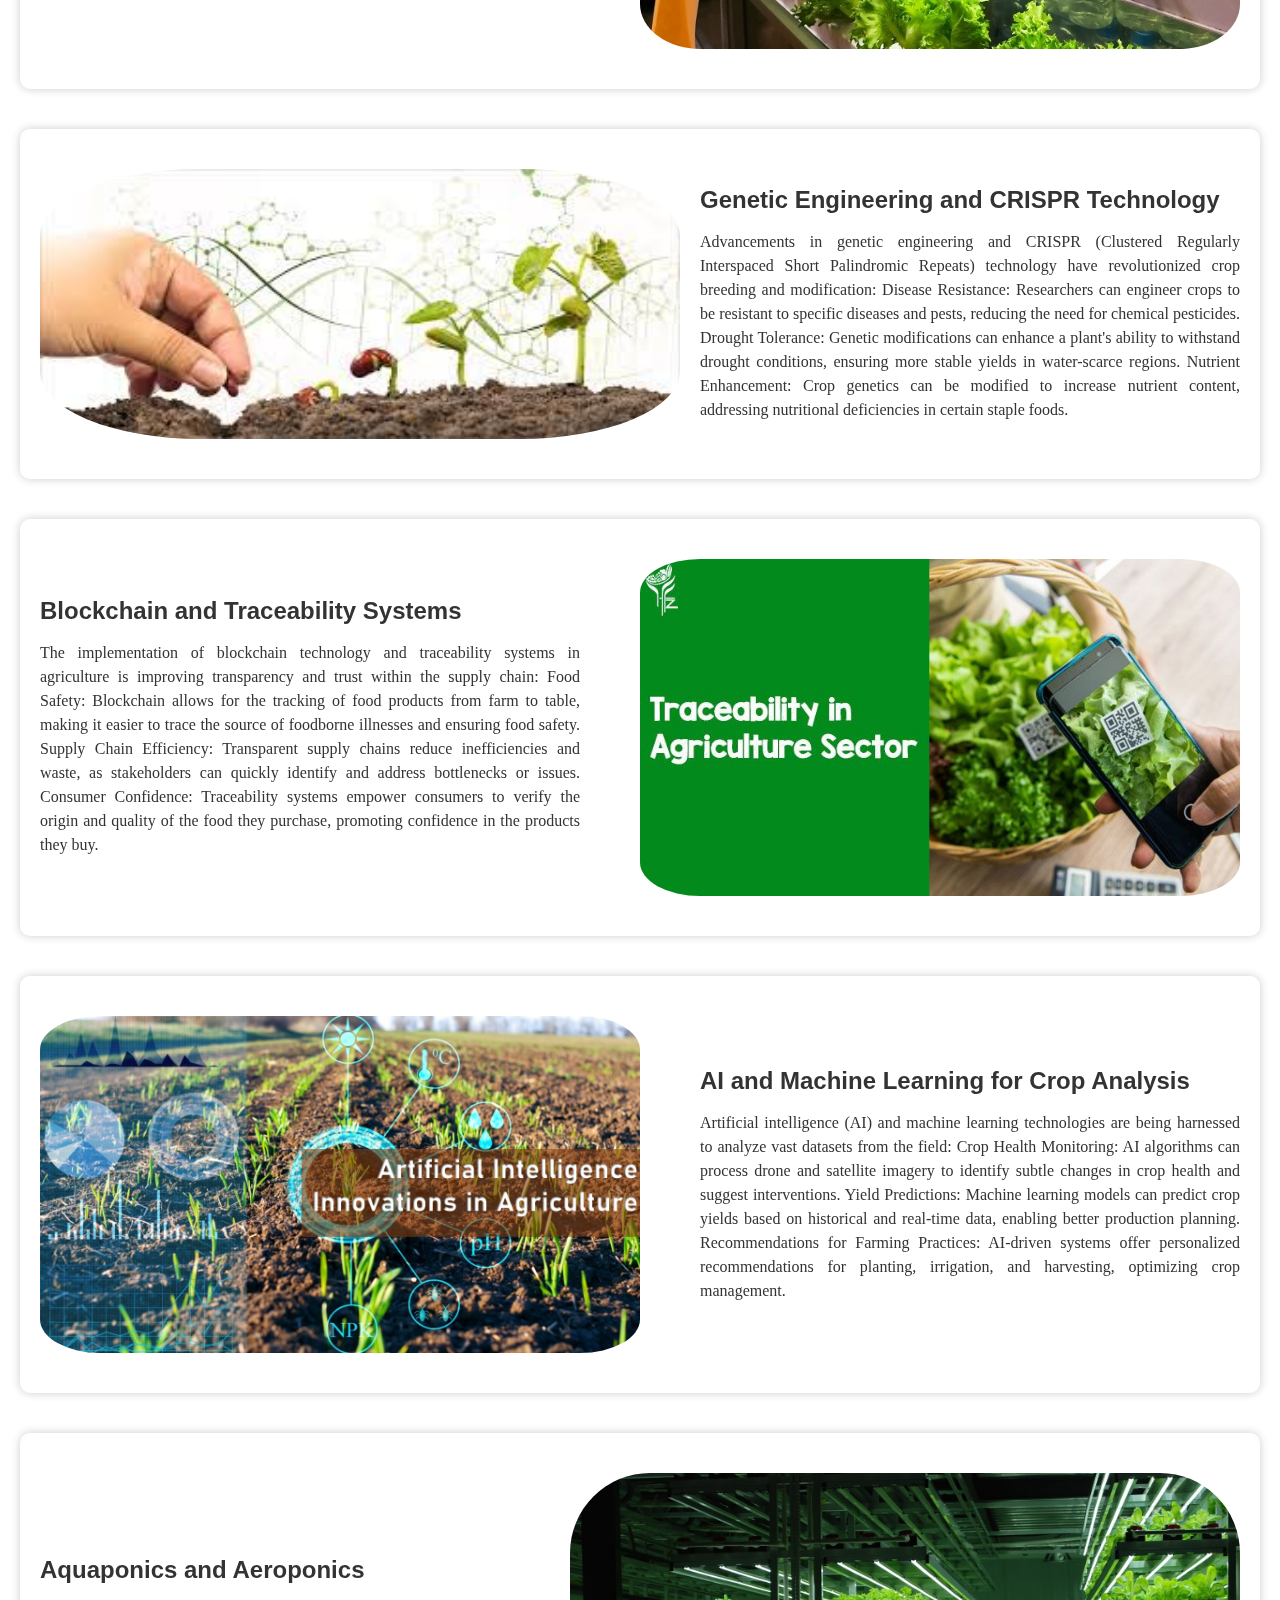
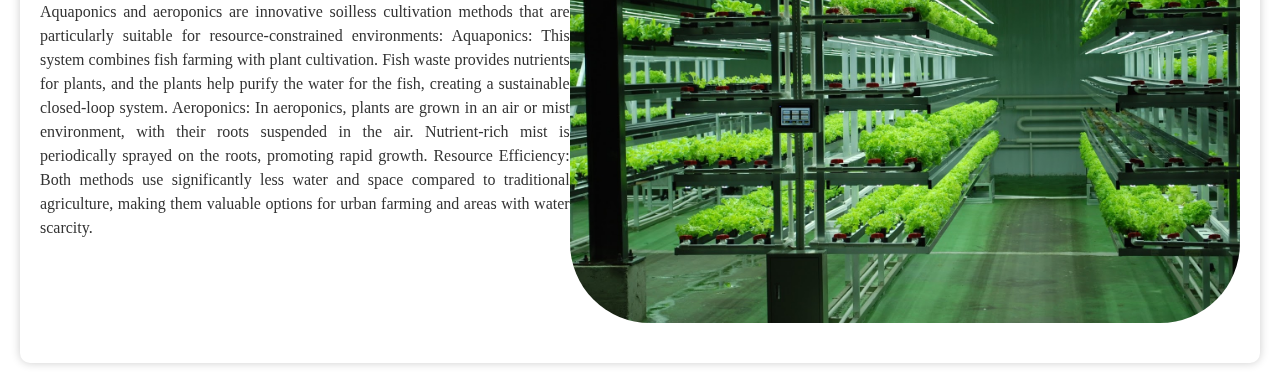
<file: Task3/more/tech/tech.html>
<!DOCTYPE html>
<html lang="en">
  <head>
    <meta charset="UTF-8">
    <meta name="viewport" content="width=device-width, initial-scale=1.0">
    <title>Modern Farming Techniques</title>
    <style>
        body {
            font-family: Arial, sans-serif;
            margin: 0;
            padding: 0;
            background-image: url(bg.jpeg);
            background-repeat: no-repeat;
            background-size: cover;
            background-attachment: fixed;
            display: flex;
            flex-direction: column;
            align-items: center;
            justify-content: center;

        }
        .imgbg{
          grid-column: 1 / span 3;
          grid-row: 1 / span 1;
        }
    .nav {
            
            display:grid;
            
        }

        
        .navbar-logo {
            float: left;
            width: 150px;
            height: 150px;
            border-radius: 50%;
            margin: auto ;
        }

     

        

        
        .navbar-logo img {
            width: 150px;
            height: auto;
            border-radius: 50%; 
        }

        .container {
            display: flex;
            flex-direction: column;
            align-items: center;
            background-color: #fff;
            border-radius: 10px;
            box-shadow: 0px 0px 10px rgba(0, 0, 0, 0.2);
            margin: 20px;
            padding: 20px;
           
            
            
        }
       
        .section {
            display: flex;
            flex-direction: row;
            justify-content: space-between;
            align-items: center;
            margin: 20px 0;
        }

        .image {
            max-width: 50%;
            height: auto;
            border-radius: 10%;
            transition: transform 0.3s ease-in-out;
        }

        
        .image:hover {
            transform: scale(1.1);
        }

        .text, .text1 {
            max-width: 45%;
            text-align: justify;
            font-family: "Arial", sans-serif;
        }

        p {
            font-size: 16px;
            line-height: 1.5;
            color: #333;
            font-family: "Times New Roman", serif;
        }

        h1 {
            font-size: 24px; 
            font-weight: bold; 
            color: #333;
            margin-bottom: 10px;
        }

        b {
            font-weight: normal; 
        }

        @media (max-width: 768px) {
            .container {
                padding: 10px;
            }

            .section {
                flex-direction: column;
                align-items: center;
            }

            .image {
                max-width: 100%;
            }

            .text, .text1 {
                max-width: 100%;
                padding-right: 0;
            }
        }

        
        #google_translate_element {
            position: fixed;
            top: 20px;
            right: 20px;
            z-index: 9999; 
        }
      .search-container {
            text-align: center;
            margin: 20px 0;
        }

        
        #search-input {
            padding: 5px;
            width: 300px;
            font-size: 16px;
        }

        
        #search-button {
            padding: 5px 15px;
            font-size: 16px;
            cursor: pointer;
        }
        .image1{
            width: 50vw;
            height: 30vh;
            border-radius: 25%;
            transition: transform 0.3s ease-in-out;
        }
        .image1:hover {
            transform: scale(1.1);
        }
        .mheading{
          border-radius: 30px; 
          width: 400px;
          backdrop-filter: saturate(180%) blur(10px);
        }
        .main__bg {
        background-image: linear-gradient(-60deg, #788b77ba 50%, #82f38293 50%);
        animation: slide 3s ease-in-out infinite alternate;
        position: fixed;
        top: 0;
        bottom: 0;
        left: -50%;
        right: -50%;
        opacity: 0.5;
        z-index: -1;
        }
         
        .layer1 {
        animation-direction: alternate-reverse;
        animation-duration: 4s;
        }
         
        .layer2 {
        animation-duration: 5s;
        }
         
        @keyframes slide {
        0% {
            transform: translateX(-25%);
        }
        100% {
            transform: translateX(25%);
        }
        }
    </style>
</head>
    
<body>
  <div class="main__bg"></div>
  <div class="main__bg layer1"></div>
  <div class="main__bg layer2"></div>
 
 <div class="nav">
  
  <div class="navbar-logo">
      <img src="logo1 (1) (1).png" class="imgbg" alt=" Logo" />
  </div>
  <center><h1 class="mheading">Advanced Farming Technologies</h1></center>
</div>

    <div class="search-container">
        <input type="text" id="search-input" placeholder="Search for a heading...">
        <button id="search-button">Search</button>
    </div>
   
    </div>
    <div class="container">
        <div class="section">
          <img class="image" src="percision agriculture.png" alt="Image 1">
          <div class="text">
            <h1>Precision Agriculture</h1>
            <b><p>Precision agriculture represents a data-driven approach to farming that leverages modern technologies to optimize field-level management. This method relies on the integration of several key technologies:

                Global Positioning System (GPS): GPS technology allows farmers to precisely determine the location of their farming equipment and monitor their movements in real-time. This data is invaluable for tasks such as accurate planting, harvesting, and navigation.
                
                Geographic Information Systems (GIS): GIS software is employed to create detailed maps of agricultural fields. These maps provide valuable insights into soil composition, topography, and other critical factors, helping farmers make informed decisions about crop management.
                
                Remote Sensing: Remote sensing technologies, including satellite imagery and aerial drones, are utilized to collect vast amounts of data about crop health, moisture levels, and overall field conditions. This data assists farmers in identifying potential issues early on, such as pest infestations or nutrient deficiencies.
                </p></b> 
          </div>
        </div>
      </div>
      <div class="container">
        <div class="section">
            
          <div class="text">
            <h1>Drones (UAVs) in Agriculture</h1>
            <b><p>Unmanned Aerial Vehicles (UAVs), commonly referred to as drones, have emerged as a game-changer in agriculture. Drones equipped with high-resolution cameras and other sensors are deployed to capture detailed aerial images of farmland. The applications of drones in agriculture are diverse:

                Crop Monitoring: Drones provide farmers with real-time visual data on crop health, allowing for the early detection of diseases, stress factors, or pests. This enables targeted interventions and reduces the need for excessive pesticide use.
                
                Field Mapping: Aerial imagery generated by drones can be used to create 3D maps of fields, aiding in precise planting and irrigation practices. These maps also facilitate the creation of prescription maps for variable rate applications of fertilizers and pesticides.
                
                Livestock Management: Drones can be used for monitoring livestock, helping ranchers keep track of herd health and behavior. They can also be used to locate and assess the condition of animals in remote or rugged terrain.
                </p></b>
        </div>
          <img class="image" src="drones.webp" alt="Image 1">
        </div>
      </div>
      <div class="container">
        <div class="section">
          <img class="image" src="satellite solution.jpg" alt="Image 3">
          <div class="text1">
            <h1>Satellite Imagery and Remote Sensing</h1>
            <b><p>
                Satellite technology has advanced significantly, enabling farmers to access comprehensive data about their agricultural lands. Key applications include:
    
                Vegetation Health Analysis: Satellites provide a macroscopic view of large agricultural areas, allowing for the monitoring of vegetation health. This includes tracking crop growth, detecting stress factors, and assessing overall plant vigor.
    
                Moisture Level Monitoring: Satellites equipped with advanced sensors can measure soil moisture levels. This information is crucial for optimizing irrigation strategies and conserving water resources.
    
                Early Warning Systems: Satellites can detect environmental changes such as weather patterns and climate conditions. This data helps farmers prepare for and mitigate potential issues, such as droughts or excessive rainfall.</p></b> 
          </div>
        </div>
      </div>
      <div class="container">
        <div class="section">
            
          <div class="text">
            <h1>IoT Sensors and Smart Farming</h1>
            <b><p>
                Internet of Things (IoT) sensors have become an integral part of modern agriculture. These small, interconnected devices are strategically placed throughout farms to monitor various parameters:
        
                Soil Health: IoT sensors measure soil moisture, temperature, and nutrient levels, providing real-time data that assists in making precise decisions about irrigation and fertilization.
                
                Weather Conditions: IoT devices collect weather data, helping farmers anticipate changes in temperature, humidity, and precipitation. This information is crucial for planning planting and harvesting schedules.
                
                Animal Behavior: In livestock farming, IoT sensors are used to track the behavior of animals. This includes monitoring feeding patterns, activity levels, and health indicators, allowing for early intervention in case of health issues.
                </p></b>
    </div>
          <img class="image" src="Iot-Agriculture.jpg" alt="Image 1">
        </div>
      </div>
      <div class="container">
        <div class="section">
          <img class="image" src="robotic-farm-equipment.avif" alt="Image 3">
          <div class="text1">
            <h1>Autonomous and Robotic Farm Equipment</h1>
            <p><b>
                The agricultural machinery sector has witnessed a significant transformation with the advent of autonomous and robotic farm equipment. These machines are equipped with advanced technologies like AI and machine learning to perform a wide range of tasks:
    
                Planting and Harvesting: Autonomous planters and harvesters can accurately sow seeds and gather crops without human intervention. They use sensors and algorithms to navigate fields and optimize their operations.
    
                Weed Control: Robotic weeders are designed to identify and remove weeds while sparing crops. They use computer vision and AI to distinguish between plants and weeds.
    
                Data-Driven Decision-Making: These machines collect data on soil conditions, crop health, and yield estimates, enabling farmers to make data-driven decisions for improved crop management.</b></p>
          </div>
        </div>
      </div>

  <div class="container">
    <div class="section">
      <div class="text">
        <h1>Vertical Farming and Hydroponics</h1>
        <b><p>
            Vertical farming and hydroponics are innovative methods of cultivation that are gaining popularity, especially in urban areas with limited space. These techniques involve:
    
            Controlled Environments: Vertical farms use controlled environments with precise control over temperature, humidity, and light. Hydroponic systems grow plants without soil, using nutrient-rich water solutions.
    
            LED Lighting: Advanced LED lighting systems are employed to provide the exact spectrum of light needed for optimal plant growth. This technology allows for year-round cultivation and faster growth rates.
    
            Space Efficiency: Vertical farming utilizes vertical stacking of growing trays or shelves, making the most of available space. Hydroponic systems use less water compared to traditional soil-based farming.
    
            </p></b>
        </div>
      <img class="image" src="Vertical-farms.jpg" alt="Image 1">
    </div>
  </div>
  <div class="container">
    <div class="section">
      <img class="image1" src="CRISPR.jpg" alt="Image 1">
      <div class="text">
        
        <h1>Genetic Engineering and CRISPR Technology</h1>
        <p><b>
            Advancements in genetic engineering and CRISPR (Clustered Regularly Interspaced Short Palindromic Repeats) technology have revolutionized crop breeding and modification:

            Disease Resistance: Researchers can engineer crops to be resistant to specific diseases and pests, reducing the need for chemical pesticides.

            Drought Tolerance: Genetic modifications can enhance a plant's ability to withstand drought conditions, ensuring more stable yields in water-scarce regions.

            Nutrient Enhancement: Crop genetics can be modified to increase nutrient content, addressing nutritional deficiencies in certain staple foods.
        </b></p>
      </div>
      
    </div>
  </div>
  <div class="container">
    <div class="section">
      
      <div class="text1">
        <h1>Blockchain and Traceability Systems</h1>
        <b><p>
            The implementation of blockchain technology and traceability systems in agriculture is improving transparency and trust within the supply chain:
    
            Food Safety: Blockchain allows for the tracking of food products from farm to table, making it easier to trace the source of foodborne illnesses and ensuring food safety.
    
            Supply Chain Efficiency: Transparent supply chains reduce inefficiencies and waste, as stakeholders can quickly identify and address bottlenecks or issues.
    
            Consumer Confidence: Traceability systems empower consumers to verify the origin and quality of the food they purchase, promoting confidence in the products they buy.
        </p></b>
      </div>
      <img class="image" src="Traceability-in-Agriculture.jpg" alt="Image 3">
    </div>
  </div>
  <div class="container">
    <div class="section">
      <img class="image" src="AI in agriculture.png" alt="Image 1">
      <div class="text">
        <h1>AI and Machine Learning for Crop Analysis</h1>
        <p><b>
            Artificial intelligence (AI) and machine learning technologies are being harnessed to analyze vast datasets from the field:

            Crop Health Monitoring: AI algorithms can process drone and satellite imagery to identify subtle changes in crop health and suggest interventions.

            Yield Predictions: Machine learning models can predict crop yields based on historical and real-time data, enabling better production planning.

            Recommendations for Farming Practices: AI-driven systems offer personalized recommendations for planting, irrigation, and harvesting, optimizing crop management.
        </b></p>
</div>
      
    </div>
  </div>
  <div class="container">
    <div class="section">
      <div class="text1">
        <h1>Aquaponics and Aeroponics</h1>
        <b><p>
            Aquaponics and aeroponics are innovative soilless cultivation methods that are particularly suitable for resource-constrained environments:
    
            Aquaponics: This system combines fish farming with plant cultivation. Fish waste provides nutrients for plants, and the plants help purify the water for the fish, creating a sustainable closed-loop system.
    
            Aeroponics: In aeroponics, plants are grown in an air or mist environment, with their roots suspended in the air. Nutrient-rich mist is periodically sprayed on the roots, promoting rapid growth.
    
            Resource Efficiency: Both methods use significantly less water and space compared to traditional agriculture, making them valuable options for urban farming and areas with water scarcity.</p></b>
      </div>
      <img class="image2" style="height: 50vh; border-radius: 80px;" src="aquaphonic-system.jpg" alt="Image 3">
    </div>
  </div>
   <div id="google_translate_element"></div>

    <script type="text/javascript">
        function googleTranslateElementInit() {
            new google.translate.TranslateElement({pageLanguage: 'en', includedLanguages: 'en,te,hi', layout: google.translate.TranslateElement.InlineLayout.SIMPLE}, 'google_translate_element');
        }
    </script>

    <script type="text/javascript" src="https://translate.google.com/translate_a/element.js?cb=googleTranslateElementInit"></script>
   <script>
        function searchHeading() {
            
            var searchTerm = document.getElementById("search-input").value.toLowerCase();
            
            
            var headings = document.querySelectorAll("h1, h2, h3, h4, h5, h6,p");

            
            for (var i = 0; i < headings.length; i++) {
                var headingText = headings[i].textContent.toLowerCase();

                
                if (headingText.includes(searchTerm)) {
                    headings[i].scrollIntoView({ behavior: "smooth", block: "start" });
                    return; 
                }
            }

            alert("Keyword not found.");
        }

        document.getElementById("search-button").addEventListener("click", searchHeading);
    </script>
    <script>
        const elements = document.querySelectorAll('.container');
        const options = {
            root: null,
            rootMargin: '0px',
            threshold: .4
        }
        const callbacks = (entries) => {
            entries.forEach(entry => {
                if (entry.isIntersecting){
                    entry.target.classList.add('active');
                }
            });
        }
        let observer = new IntersectionObserver(callbacks, options);
        elements.forEach(element => {
            observer.observe(element);
        });
    </script>
</body>
</html>
</file>
<file: Task1/styles.css>
body, h1, h2, h3, p, ul {
    margin: 0;
    padding: 0;
}

body {
    font-family: 'Arial', sans-serif;
    line-height: 1.6;
    color: #333;
    background-color: #f9f9f9;
    padding: 20px;
    box-sizing: border-box;
}

header {
    background-color: #3498db;
    color: #fff;
    padding: 20px;
    text-align: center;
    margin-bottom: 20px;
}

.logo {
    font-size: 30px;
    font-weight: bold;
}

.tagline {
    font-style: italic;
    font-size: 16px;
    color: #ecf0f1;
}

.container {
    display: inline-block;
    padding-left: 40vh;
    width: 100vh;
    margin: 5px;
    border-radius: 5px;
}

h2 {
    color: #3498db;
}

section {
    margin-bottom: 20px;
    background-color: #fff;
    padding: 20px;
    border-radius: 8px;
    box-shadow: 0 0 10px rgba(0, 0, 0, 0.1);
}

#about img {
    margin-top: 20px;
    max-width: 100%; 
}

#skills ul {
    list-style: none;
}

#skills li {
    display: inline-block;
    background-color: #3498db;
    color: #fff;
    padding: 8px 12px;
    margin: 5px;
    border-radius: 5px;
}

.lg {
    display: flex;
}

.project {
    margin-bottom: 20px;
}

.project img {
    max-width: 100%;
    border-radius: 5px;
}

#contact p {
    margin-bottom: 10px;
}

footer {
    background-color: #3498db;
    color: #fff;
    padding: 10px;
    text-align: center;
    border-top: 2px solid #ecf0f1;
    margin-top: 20px;
}

@media screen and (max-width: 600px) {
    header {
        padding: 10px;
    }

    .logo {
        font-size: 24px;
    }

    #about img {
        margin-top: 10px;
    }

    .container {
        padding-left: 10px;
        width: auto;
    }

    section {
        padding: 10px;
    }

    .lg {
        flex-direction: column; 
    }

    .project img {
        margin-bottom: 10px;
    }
}
</file>
<file: Task2/styles.css>
body {
    font-family: 'Arial', sans-serif;
    margin: 0;
    padding: 0;
    background-image: url(bg2.jpg) ;
    background-size: cover;
    background-repeat: no-repeat;
    box-sizing: border-box;
    color: #ecf0f1;
    display: flex;
    justify-content: center;
    align-items: center;
    height: 100vh;
}

#calculator {
    
    background: rgba(172, 246, 252, 0.08);
    border-radius: 16px;
    box-shadow: 0 4px 30px rgba(0, 0, 0, 0.1);
    backdrop-filter: blur(4.1px);
    -webkit-backdrop-filter: blur(4.1px);
    border: 1px solid rgba(172, 246, 252, 0.57);
    padding: 20px;
    text-align: center;
}

input[type="text"] {
    width: 100%;
    padding: 8px;
    margin-bottom: 10px;
    font-size: 24px;
    border: none;
    background-color: #34495e;
    color: #ecf0f1;
    border-radius: 20px;
}

table {
    width:100%;
}

button {
    border-radius: 10px;
    width: 100%;
    padding: 20px;
    margin: 0.5%;
    font-size: 18px;
    cursor: pointer;
    border: none;
    background-color: #3498db;
    color: #ecf0f1;
    transition: background-color 0.3s ease-in-out;
}

button:hover {
    background-color: #2980b9;
}

.operator {
    background-color: #e74c3c;
}
.operator0 {
    
    background-color: #e74c3c;
    padding: 50px;
    
}

.operator:hover {
    background-color: #c0392b;
}
.operator0:hover {
    background-color: #c0392b;
}
</file>
<file: Task3/new_weather/style.css>
@import url('https://fonts.googleapis.com/css2?family=Open+Sans:wght@400;500;600;700&display=swap');
* {
  margin: 0;
  padding: 0;
  box-sizing: border-box;
  font-family: 'Open Sans', sans-serif;
}
body {
  background: #E3F2FD;
  background-image: url('https://source.unsplash.com/1600x900/?landscape');
}

.container {
 
 padding: 10px;
}
.weather-input {
  width: 400px;
}
.weather-input input {
  height: 30px;
  width: 50%;
  outline: none;
  font-size: 1.07rem;
  padding: 0 17px;
  margin: 10px 0 20px 0;
  border-radius: 4px;
  border: 1px solid #ccc;
}
.weather-input input:focus {
  padding: 0 16px;
  border: 2px solid #0a1f19;
}
.weather-input .separator {
  height: 1px;
  width: 100%;
  margin: 25px 0;
  background: #BBBBBB;

}
.weather-input .separator::before{
  content: "or";
  color: #6C757D;
  font-size: 1.18rem;
  padding: 0 15px;
  margin-top: -4px;
  background: #E3F2FD;
}
.weather-input button {
  width:30px;
  height: 30px;
  cursor: pointer;
  outline: none;
  border: none;
  border-radius: 20px;
  color: #fff;
  background: #15c745;
  transition: 0.2s ease;
}

.location-btn {
    height: 30px;
    width: 200px;
    outline: none;
    font-size: 1.07rem;
    background: #15c745;
    margin: 10px 0 20px 0;
    border-radius: 4px;
    border: 1px solid #ccc;

}

.weather-input .location-btn {
  background: #6C757D;
}
.weather-input .location-btn:hover {
  background: #5c636a;
}


.weather-data {
  width: 70%;
}
.weather-data .current-weather {
  color: #060404;
  
  border-radius: 30px;
  padding: 30px;

  backdrop-filter: saturate(180%) blur(10px);
      background-color: rgba(25, 219, 83, 0.621);
       transition: .5s
}
.current-weather h2 {
  font-weight: 700;
  font-size: 1.7rem;
}
.weather-data h6 {
  margin-top: 12px;
  font-size: 1rem;
  font-weight: 500;
}
.current-weather .icon {
  text-align: center;
}
.current-weather .icon img {
  max-width: 120px;
  margin-top: -15px;
}
.current-weather .icon h6 {
  margin-top: -10px;
  text-transform: capitalize;
}
.days-forecast h2 {
  margin: 20px 0;
  font-size: 1.5rem;
}
.days-forecast .weather-cards {
  display: flex;
  gap: 20px;
}
.weather-cards .card {
  color: #fff;
  padding: 18px 16px;
  list-style: none;
  width: calc(100% / 5);
  background: #6C757D;
  border-radius: 30px;
}
.weather-cards .card h3 {
  font-size: 1.3rem;
  font-weight: 600;
}
.weather-cards .card img {
  max-width: 70px;
  margin: 5px 0 -12px 0;
}
@media (max-width: 1400px) {
  .weather-data .current-weather {
    padding: 20px;
  }
  .weather-cards {
    flex-wrap: wrap;
  }
  .weather-cards .card {
    width: calc(100% / 4 - 15px);
  }
}
@media (max-width: 1200px) {
  .weather-cards .card {
    width: calc(100% / 3 - 15px);
  }
}
@media (max-width: 950px) {
  .weather-input {
    width: 450px;
  }
  .weather-cards .card {
    width: calc(100% / 2 - 10px);
  }
}
@media (max-width: 750px) {
  h1 {
    font-size: 1.45rem;
    padding: 16px 0;
  }
  
  .weather-input {
    width: 100%;
  }
  .weather-data h2 {
    font-size: 1.35rem;
  }
}
</file>
